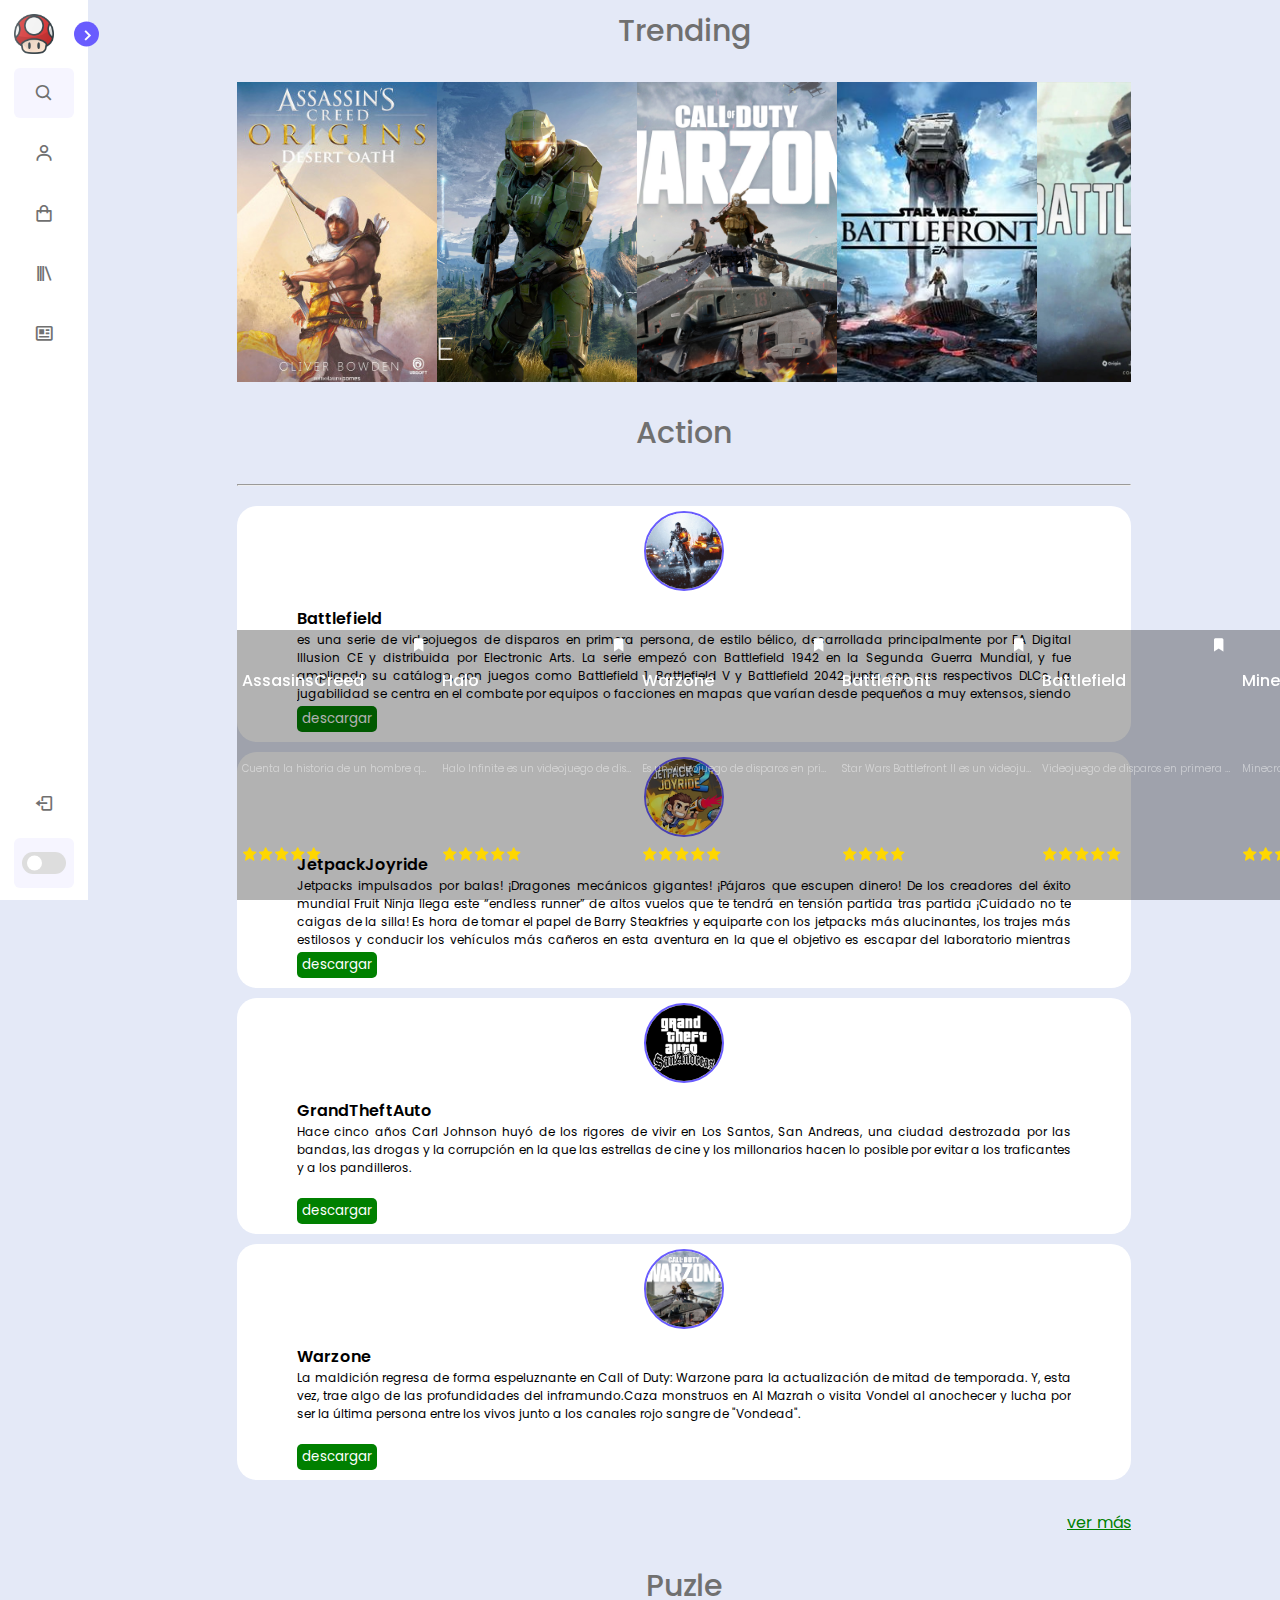
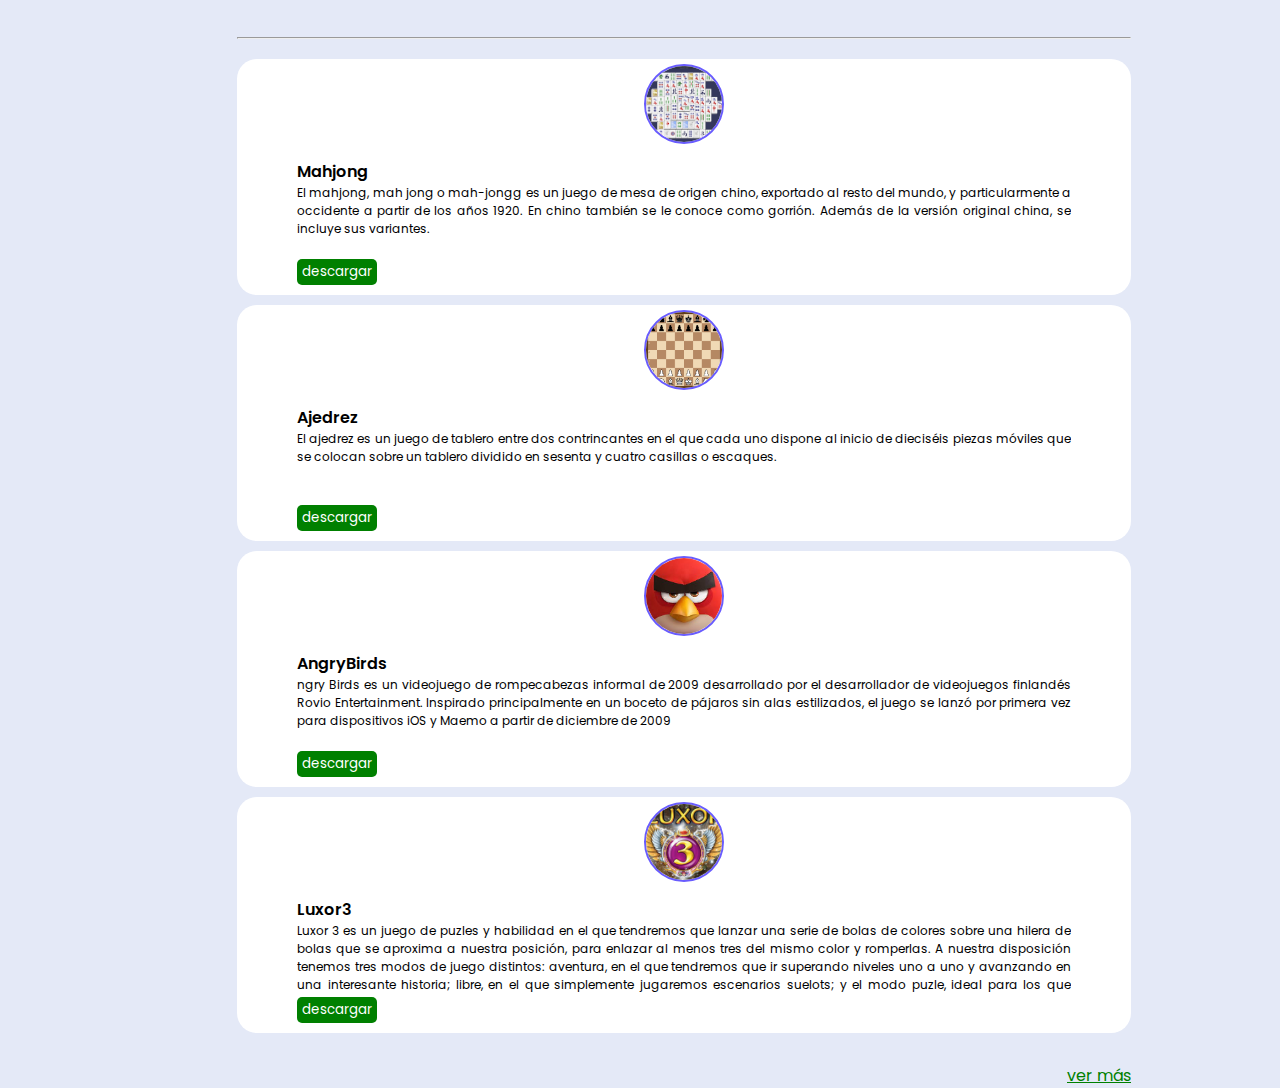
<file: index.html>
<!DOCTYPE html>
<html lang="en">
<head>
    <meta charset="UTF-8">
    <meta name="viewport" content="width=device-width, initial-scale=1.0">
    <title> pagina de juegooosss </title>
    <link rel="stylesheet" href="style.css">
    <link href='https://unpkg.com/boxicons@2.1.4/css/boxicons.min.css' rel='stylesheet'>
</head>
<body> 
    <nav class="sidebar close">
        <header>
            <div class="image-text">
                <span class="image">
                    <img src="assets/seta.png" alt="logo">
                </span>

                <div class="text header-text">
                    <span class="name">Nombredeljuego</span>
                    <span class="profession">player</span>

                </div>
            </div>
            <i class='bx bx-chevron-right toggle'></i>
        </header>
        <div class="menu-bar">
            <div class="menu">
                <li class="search-box">
                    
                    <i class='bx bx-search  icon'></i>
                    <input type="search" placeholder="Buscar">
                    
                </li>
                <ul class="menu-links">
                    <li class="nav-links">
                        <a href="perfil-u.html">
                            <i class='bx bx-user icon'></i>
                            <span class="text nav-text">Perfil</span>
                        </a>
                    </li>
                    <li class="nav-links">
                        <a href="index.html">
                            <i class='bx bx-shopping-bag icon' ></i>
                            <span class="text nav-text">Tienda</span>
                        </a>
                    </li>
                    <li class="nav-links">
                        <a href="biblioteca.html">
                            <i class='bx bx-library icon' ></i>
                            <span class="text nav-text">Biblioteca</span>
                        </a>
                    </li>
                    <li class="nav-links">
                        <a href="index.html">
                            <i class='bx bx-news icon' ></i>
                            <span class="text nav-text">Noticias</span>
                        </a>
                    </li>
                    
                    
                    
                </ul>
            </div>
            <div class="bottom-content">
                <li class="nav-links">
                    <a href="#">
                        <i class='bx bx-log-out icon'></i>
                        <span class="text nav-text">Logout</span>
                    </a>
                </li>
                <li class="mode">
                    <div class="moon-sun">
                        <i class="bx bx-moon icon moon"></i>
                        <i class="bx bx-sun icon sun"></i>
                    </div>
                    <span class="mode-text text">Dark Mode</span>
                    <div class="toggle-switch">
                        <span class="switch"></span>
                    </div>
                </li>
            </div>
        </div>
    </nav>
    <!-- aki empieza lo chido-->
    <section class="home">
        <div class="text">Trending</div>
        <div class="slider">
            <div class="slide-track">
                <div class="slide">
                    <div class="capa-texto">
                       
                        <span class="carousel-text">AssasinsCreed</span>
                        <span class="carousel-text-2">Cuenta la historia de un hombre que se ve envuelto en una antigua batalla ...</span>
                        
                        <div class="estrellas">
                            <i class='bx bxs-star icon'></i>
                            <i class='bx bxs-star icon'></i>
                            <i class='bx bxs-star icon'></i>
                            <i class='bx bxs-star icon'></i>
                            <i class='bx bxs-star icon'></i>
                        </div>
                        <i class='bx bxs-bookmark-star icon-book' ></i>
                        
                        
                    </div>
                    <img src="assets/asasins.jpg" alt="">
                    
                </div>
                <div class="slide"><img src="assets/haloinf.jpeg" alt="">
                    <div class="capa-texto">
                    
                        <span class="carousel-text">Halo</span>
                        <span class="carousel-text-2">Halo Infinite es un videojuego de disparos en primera persona de la fran...</span>
                        
                        <div class="estrellas">
                            <i class='bx bxs-star icon'></i>
                            <i class='bx bxs-star icon'></i>
                            <i class='bx bxs-star icon'></i>
                            <i class='bx bxs-star icon'></i>
                            <i class='bx bxs-star icon'></i>
                        </div>
                        <i class='bx bxs-bookmark-star icon-book' ></i>
                        
                        
                    </div>
                </div>
                <div class="slide"><img src="assets/warzone.jpg" alt="">
                    <div class="capa-texto">
                    
                        <span class="carousel-text">Warzone</span>
                        <span class="carousel-text-2">Es un videojuego de disparos en primera persona, perteneciente al género Ba...</span>
                        
                        <div class="estrellas">
                            <i class='bx bxs-star icon'></i>
                            <i class='bx bxs-star icon'></i>
                            <i class='bx bxs-star icon'></i>
                            <i class='bx bxs-star icon'></i>
                            <i class='bx bxs-star icon'></i>
                        </div>
                        <i class='bx bxs-bookmark-star icon-book' ></i>
                        
                        
                    </div>
                
                </div>
                <div class="slide"><img src="assets/batlefron.jpg" alt="">
                    <div class="capa-texto">
                    
                        <span class="carousel-text">Battlefront</span>
                        <span class="carousel-text-2">Star Wars Battlefront II es un videojuego de disparos en tercera y primera ...</span>
                        
                        <div class="estrellas">
                            <i class='bx bxs-star icon'></i>
                            <i class='bx bxs-star icon'></i>
                            <i class='bx bxs-star icon'></i>
                            <i class='bx bxs-star icon'></i>
                        </div>
                        <i class='bx bxs-bookmark-star icon-book' ></i>
                        
                        
                    </div>
                
                </div>
                <div class="slide"><img src="assets/batlefield6.jpg" alt="">
                    <div class="capa-texto">
                    
                        <span class="carousel-text">Battlefield</span>
                        <span class="carousel-text-2">Videojuego de disparos en primera persona, de estilo bélico, desarrollada p...</span>
                        
                        <div class="estrellas">
                            <i class='bx bxs-star icon'></i>
                            <i class='bx bxs-star icon'></i>
                            <i class='bx bxs-star icon'></i>
                            <i class='bx bxs-star icon'></i>
                            <i class='bx bxs-star icon'></i>
                        </div>
                        <i class='bx bxs-bookmark-star icon-book' ></i>
                        
                        
                    </div>
                
                </div>
                <div class="slide"><img src="assets/minecraft-dunge.jpg" alt="">
                    <div class="capa-texto">
                    
                        <span class="carousel-text">Minecraft</span>
                        <span class="carousel-text-2">Minecraft es un videojuego de construcción de tipo «mundo abierto» o en ...</span>
                        
                        <div class="estrellas">
                            <i class='bx bxs-star icon'></i>
                            <i class='bx bxs-star icon'></i>
                            <i class='bx bxs-star icon'></i>
                            <i class='bx bxs-star icon'></i>
                            <i class='bx bxs-star icon'></i>
                        </div>
                        <i class='bx bxs-bookmark-star icon-book' ></i>
                        
                        
                    </div>
                
                </div>
                <div class="slide">
                    <div class="capa-texto">
                       
                        <span class="carousel-text">AssasinsCreed</span>
                        <span class="carousel-text-2">Cuenta la historia de un hombre que se ve envuelto en una antigua batalla ...</span>
                        
                        <div class="estrellas">
                            <i class='bx bxs-star icon'></i>
                            <i class='bx bxs-star icon'></i>
                            <i class='bx bxs-star icon'></i>
                            <i class='bx bxs-star icon'></i>
                            <i class='bx bxs-star icon'></i>
                        </div>
                        <i class='bx bxs-bookmark-star icon-book' ></i>
                        
                        
                    </div>
                    <img src="assets/asasins.jpg" alt="">
                    
                </div>
                <div class="slide"><img src="assets/haloinf.jpeg" alt="">
                    <div class="capa-texto">
                    
                        <span class="carousel-text">Halo</span>
                        <span class="carousel-text-2">Halo Infinite es un videojuego de disparos en primera persona de la fran...</span>
                        
                        <div class="estrellas">
                            <i class='bx bxs-star icon'></i>
                            <i class='bx bxs-star icon'></i>
                            <i class='bx bxs-star icon'></i>
                            <i class='bx bxs-star icon'></i>
                            <i class='bx bxs-star icon'></i>
                        </div>
                        <i class='bx bxs-bookmark-star icon-book' ></i>
                        
                        
                    </div>
                </div>
                <div class="slide"><img src="assets/warzone.jpg" alt="">
                    <div class="capa-texto">
                    
                        <span class="carousel-text">Warzone</span>
                        <span class="carousel-text-2">Es un videojuego de disparos en primera persona, perteneciente al género Ba...</span>
                        
                        <div class="estrellas">
                            <i class='bx bxs-star icon'></i>
                            <i class='bx bxs-star icon'></i>
                            <i class='bx bxs-star icon'></i>
                            <i class='bx bxs-star icon'></i>
                            <i class='bx bxs-star icon'></i>
                        </div>
                        <i class='bx bxs-bookmark-star icon-book' ></i>
                        
                        
                    </div>
                
                </div>
                <div class="slide"><img src="assets/batlefron.jpg" alt="">
                    <div class="capa-texto">
                    
                        <span class="carousel-text">Battlefront</span>
                        <span class="carousel-text-2">Star Wars Battlefront II es un videojuego de disparos en tercera y primera ...</span>
                        
                        <div class="estrellas">
                            <i class='bx bxs-star icon'></i>
                            <i class='bx bxs-star icon'></i>
                            <i class='bx bxs-star icon'></i>
                            <i class='bx bxs-star icon'></i>
                        </div>
                        <i class='bx bxs-bookmark-star icon-book' ></i>
                        
                        
                    </div>
                
                </div>
                <div class="slide"><img src="assets/batlefield6.jpg" alt="">
                    <div class="capa-texto">
                    
                        <span class="carousel-text">Battlefield</span>
                        <span class="carousel-text-2">Videojuego de disparos en primera persona, de estilo bélico, desarrollada p...</span>
                        
                        <div class="estrellas">
                            <i class='bx bxs-star icon'></i>
                            <i class='bx bxs-star icon'></i>
                            <i class='bx bxs-star icon'></i>
                            <i class='bx bxs-star icon'></i>
                            <i class='bx bxs-star icon'></i>
                        </div>
                        <i class='bx bxs-bookmark-star icon-book' ></i>
                        
                        
                    </div>
                
                </div>
                <div class="slide"><img src="assets/minecraft-dunge.jpg" alt="">
                    <div class="capa-texto">
                    
                        <span class="carousel-text">Minecraft</span>
                        <span class="carousel-text-2">Minecraft es un videojuego de construcción de tipo «mundo abierto» o en ...</span>
                        
                        <div class="estrellas">
                            <i class='bx bxs-star icon'></i>
                            <i class='bx bxs-star icon'></i>
                            <i class='bx bxs-star icon'></i>
                            <i class='bx bxs-star icon'></i>
                            <i class='bx bxs-star icon'></i>
                        </div>
                        <i class='bx bxs-bookmark-star icon-book' ></i>
                        
                        
                    </div>
                
                </div>
                
            </div>
        </div>
        <div class="text">Action</div>
        <hr>
        <div class="action">
            <div class="caja">
                <div class="container-miniatura">
                    <img class="miniatura" src="assets/batlefield4.webp" alt="">
                </div>
                
                <div class="contenido-caja">
                    <div class="title">Battlefield</div>
                    <div class="descripcion">
                        <p>
                            es una serie de videojuegos de disparos en primera persona, de estilo bélico, desarrollada principalmente por EA Digital Illusion CE y distribuida por Electronic Arts. La serie empezó con Battlefield 1942 en la Segunda Guerra Mundial, y fue ampliando su catálogo, con juegos como Battlefield 1, Battlefield V y Battlefield 2042 junto con sus respectivos DLCs. La jugabilidad se centra en el combate por equipos o facciones en mapas que varían desde pequeños a muy extensos, siendo característico de esta franquicia de videojuegos este último tipo de mapas; haciendo especial énfasis en el uso de vehículos militares de tierra, mar y aire y otros tipos de material bélico. Además, un aspecto fundamental dentro del juego es la continua colaboración y trabajo en equipo entre los jugadores.
                        </p>
                    </div>
                    <button class="descarga">descargar</button>
                </div>
            </div>
            <div class="caja">
                <div class="container-miniatura">
                    <img class="miniatura" src="assets/jet.webp" alt="">
                </div>
                
                <div class="contenido-caja">
                    <div class="title">JetpackJoyride</div>
                    <div class="descripcion">
                        <p>
                            Jetpacks impulsados por balas! ¡Dragones mecánicos gigantes! ¡Pájaros que escupen dinero!

De los creadores del éxito mundial Fruit Ninja llega este “endless runner” de altos vuelos que te tendrá en tensión partida tras partida ¡Cuidado no te caigas de la silla!

Es hora de tomar el papel de Barry Steakfries y equiparte con los jetpacks más alucinantes, los trajes más estilosos y conducir los vehículos más cañeros en esta aventura en la que el objetivo es escapar del laboratorio mientras siembras el caos.
                        </p>
                    </div>
                    <button class="descarga">descargar</button>
                </div>
            </div>
            <div class="caja">
                <div class="container-miniatura">
                    <img class="miniatura" src="assets/grand.webp" alt="">
                </div>
                
                <div class="contenido-caja">
                    <div class="title">GrandTheftAuto</div>
                    <div class="descripcion">
                        <p>
                            Hace cinco años Carl Johnson huyó de los rigores de vivir en Los Santos, San Andreas, una ciudad destrozada por las bandas, las drogas y la corrupción en la que las estrellas de cine y los millonarios hacen lo posible por evitar a los traficantes y a los pandilleros. 
                        </p>
                    </div>
                    <button class="descarga">descargar</button>
                </div>
            </div>
            
            <div class="caja">
                <div class="container-miniatura">
                    <img class="miniatura" src="assets/warzone.jpg" alt="">
                </div>
                
                <div class="contenido-caja">
                    <div class="title">Warzone</div>
                    <div class="descripcion">
                        <p>
                            La maldición regresa de forma espeluznante en Call of Duty: Warzone para la actualización de mitad de temporada. Y, esta vez, trae algo de las profundidades del inframundo.Caza monstruos en Al Mazrah o visita Vondel al anochecer y lucha por ser la última persona entre los vivos junto a los canales rojo sangre de "Vondead".
                        </p>
                    </div>
                    <button class="descarga">descargar</button>
                </div>
                
            </div>
            
        </div>
        
        <div class="vermas">
            <a href="#">ver más</a>
        </div>
        <div class="text">Puzle</div>
        <hr>
        <div class="action">
            <div class="caja">
                <div class="container-miniatura">
                    <img class="miniatura" src="assets/majhon.jpg" alt="">
                </div>
                
                <div class="contenido-caja">
                    <div class="title">Mahjong</div>
                    <div class="descripcion">
                        <p>
                            El mahjong, mah jong o mah-jongg es un juego de mesa de origen chino, exportado al resto del mundo, y particularmente a occidente a partir de los años 1920. En chino también se le conoce como gorrión. Además de la versión original china, se incluye sus variantes.
                        </p>
                    </div>
                    <button class="descarga">descargar</button>
                </div>
            </div>
            <div class="caja">
                <div class="container-miniatura">
                    <img class="miniatura" src="assets/aje.png" alt="">
                </div>
                
                <div class="contenido-caja">
                    <div class="title">Ajedrez</div>
                    <div class="descripcion">
                        <p>
                            El ajedrez es un juego de tablero entre dos contrincantes en el que cada uno dispone al inicio de dieciséis piezas móviles que se colocan sobre un tablero​ dividido en sesenta y cuatro casillas o escaques.
                        </p>
                    </div>
                    <button class="descarga">descargar</button>
                </div>
            </div>
            <div class="caja">
                <div class="container-miniatura">
                    <img class="miniatura" src="assets/angry.jpg" alt="">
                </div>
                
                <div class="contenido-caja">
                    <div class="title">AngryBirds</div>
                    <div class="descripcion">
                        <p>
                            ngry Birds es un videojuego de rompecabezas informal de 2009 desarrollado por el desarrollador de videojuegos finlandés Rovio Entertainment. Inspirado principalmente en un boceto de pájaros sin alas estilizados, el juego se lanzó por primera vez para dispositivos iOS y Maemo a partir de diciembre de 2009
                        </p>
                    </div>
                    <button class="descarga">descargar</button>
                </div>
            </div>
            
            <div class="caja">
                <div class="container-miniatura">
                    <img class="miniatura" src="assets/lux.jpg" alt="">
                </div>
                
                <div class="contenido-caja">
                    <div class="title">Luxor3</div>
                    <div class="descripcion">
                        <p>
                            Luxor 3 es un juego de puzles y habilidad en el que tendremos que lanzar una serie de bolas de colores sobre una hilera de bolas que se aproxima a nuestra posición, para enlazar al menos tres del mismo color y romperlas.

A nuestra disposición tenemos tres modos de juego distintos: aventura, en el que tendremos que ir superando niveles uno a uno y avanzando en una interesante historia; libre, en el que simplemente jugaremos escenarios suelots; y el modo puzle, ideal para los que buscan otro reto.

La jugabilidad de Luxor 3, bastante adictiva por cierto, es lo suficientemente simple como para engancharnos durante horas y horas, y lo suficientemente compleja como para que en niveles avanzados suponga un verdadero reto.
</p>
                    </div>
                    <button class="descarga">descargar</button>
                </div>
            </div>
        </div>
        <div class="vermas">
            <a href="#">ver más</a>
        </div>
        
        

    </section>

    <script src="app.js"></script>
    
</body>
</html>
</file>
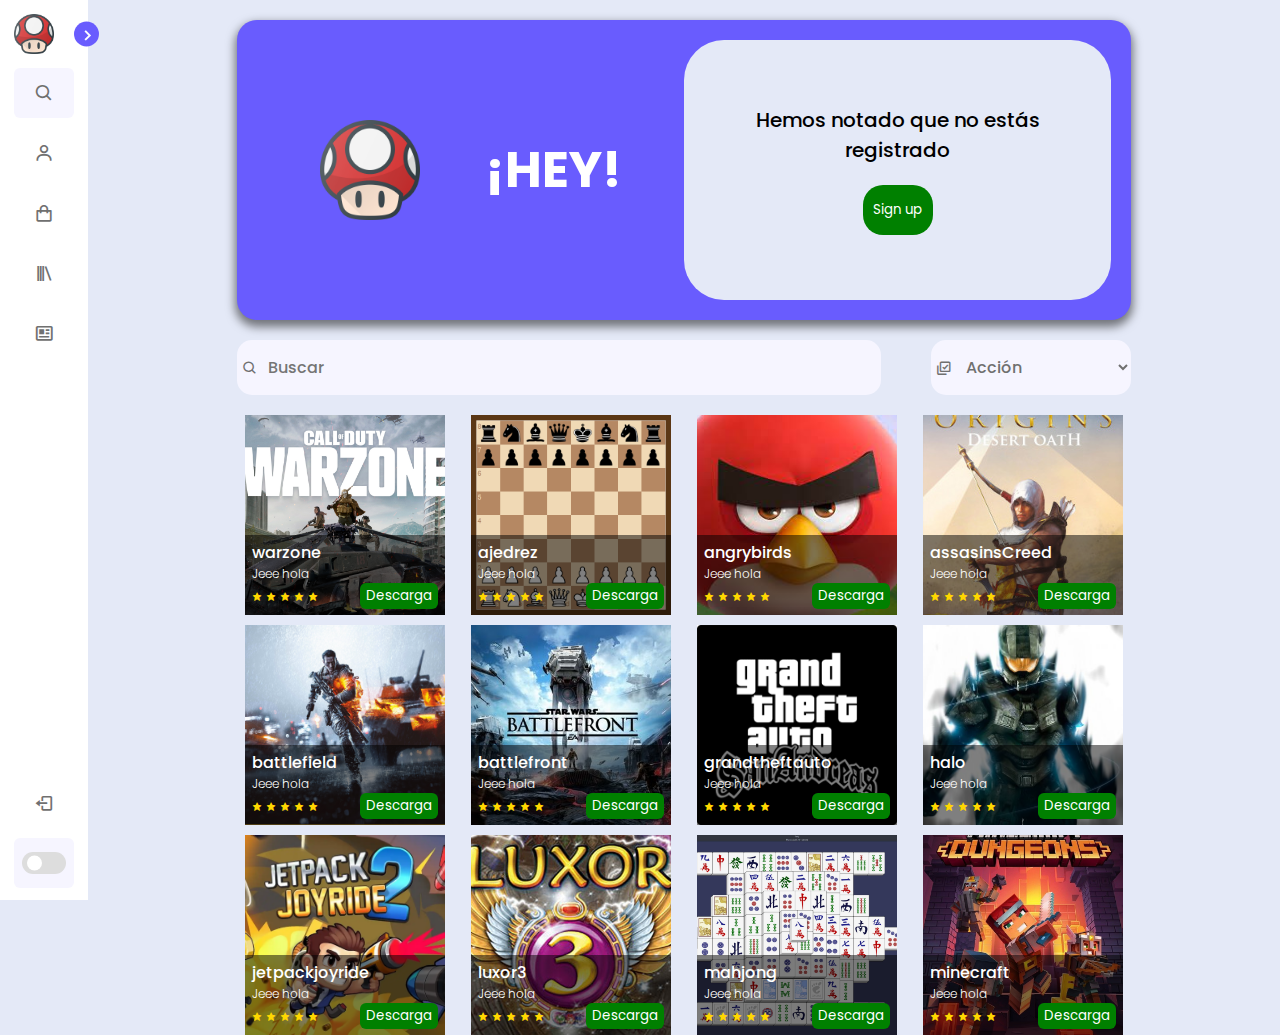
<file: biblioteca.html>
<!DOCTYPE html>
<html lang="en">
<head>
    <meta charset="UTF-8">
    <meta name="viewport" content="width=device-width, initial-scale=1.0">
    <title> pagina de juegooosss </title>
    <link rel="stylesheet" href="biblioteca/bibli.css">
    <link href='https://unpkg.com/boxicons@2.1.4/css/boxicons.min.css' rel='stylesheet'>
</head>
<body> 
    <nav class="sidebar close">
        <header>
            <div class="image-text">
                <span class="image">
                    <img src="assets/seta.png" alt="logo">
                </span>

                <div class="text header-text">
                    <span class="name">Nombredeljuego</span>
                    <span class="profession">player</span>

                </div>
            </div>
            <i class='bx bx-chevron-right toggle'></i>
        </header>
        <div class="menu-bar">
            <div class="menu">
                <li class="search-box">
                    
                    <i class='bx bx-search  icon'></i>
                    <input type="search" placeholder="Buscar">
                    
                </li>
                <ul class="menu-links">
                    <li class="nav-links">
                        <a href="perfil-u.html">
                            <i class='bx bx-user icon'></i>
                            <span class="text nav-text">Perfil</span>
                        </a>
                    </li>
                    <li class="nav-links">
                        <a href="index.html">
                            <i class='bx bx-shopping-bag icon' ></i>
                            <span class="text nav-text">Tienda</span>
                        </a>
                    </li>
                    <li class="nav-links">
                        <a href="biblioteca.html">
                            <i class='bx bx-library icon' ></i>
                            <span class="text nav-text">Biblioteca</span>
                        </a>
                    </li>
                    <li class="nav-links">
                        <a href="index.html">
                            <i class='bx bx-news icon' ></i>
                            <span class="text nav-text">Noticias</span>
                        </a>
                    </li>
                    
                    
                    
                    
                </ul>
            </div>
            <div class="bottom-content">
                <li class="nav-links">
                    <a href="#">
                        <i class='bx bx-log-out icon'></i>
                        <span class="text nav-text">Logout</span>
                    </a>
                </li>
                <li class="mode">
                    <div class="moon-sun">
                        <i class="bx bx-moon icon moon"></i>
                        <i class="bx bx-sun icon sun"></i>
                    </div>
                    <span class="mode-text text">Dark Mode</span>
                    <div class="toggle-switch">
                        <span class="switch"></span>
                    </div>
                </li>
            </div>
        </div>
    </nav>
    <!-- aki empieza lo chido-->
    <section class="home">
        <div class="action">
            <div class="container-registro">
                
                <div class="mid1">
                    <img src="assets/seta.png" alt="">
                    <span class="texto-alerta">¡HEY!</span>
                </div>
                <div class="mid2">
                    <span class="texto-al-secundario">Hemos notado que no estás registrado</span>
                    <button class="registrarBtn">Sign up</button>
                </div>

            </div>
        </div>
        <div class="filtros">
            <div class="bloque">
                <i class='bx bx-search  icon'></i>
                <input type="search" placeholder="Buscar">
            </div>
            <div class="bloque bl2">
                <i class='bx bx-select-multiple'></i>
                <select  id="select-type">
                    <option value="acción">Acción</option>
                    <option value="Puzle">Puzle</option>
                    <option value="Estrategia">Estrategia</option>
                </select>
            </div>
        </div>
        <div class="spawn-bib">
            <div class="caja">
                <div class="cuadro">
                    <img src="assets/angry.jpg" >
                    <div class="cuadro-texto">
                        <span class="texto-nombre">Angry Birds</span>
                        <span class="texto-descrip">Jeee hola</span>
                        <div class="pie">
                            <div class="estrellas">
                                <i class='bx bxs-star'></i>
                                <i class='bx bxs-star'></i>
                                <i class='bx bxs-star'></i>
                                <i class='bx bxs-star'></i>
                                <i class='bx bxs-star'></i>
                            </div>
                            <button class="descarga">Descarga</button>
                        </div>
                    </div>
                </div>
                
            </div>
            <div class="caja">
                <div class="cuadro">
                    <img src="assets/asasins.jpg" >
                    <div class="cuadro-texto">
                        <span class="texto-nombre">Angry Birds</span>
                        <span class="texto-descrip">Jeee hola</span>
                        <div class="pie">
                            <div class="estrellas">
                                <i class='bx bxs-star'></i>
                                <i class='bx bxs-star'></i>
                                <i class='bx bxs-star'></i>
                                <i class='bx bxs-star'></i>
                                <i class='bx bxs-star'></i>
                            </div>
                            <button class="descarga">Descarga</button>
                        </div>
                    </div>
                </div>
            </div>
            <div class="caja">
                <div class="cuadro">
                    <img src="assets/asasins.jpg" >
                    <div class="cuadro-texto">
                        <span class="texto-nombre">Angry Birds</span>
                        <span class="texto-descrip">Jeee hola</span>
                        <div class="pie">
                            <div class="estrellas">
                                <i class='bx bxs-star'></i>
                                <i class='bx bxs-star'></i>
                                <i class='bx bxs-star'></i>
                                <i class='bx bxs-star'></i>
                                <i class='bx bxs-star'></i>
                            </div>
                            <button class="descarga">Descarga</button>
                        </div>
                    </div>
                </div>
            </div>
            <div class="caja">
                <div class="cuadro">
                    <img src="assets/asasins.jpg" >
                    <div class="cuadro-texto">
                        <span class="texto-nombre">Angry Birds</span>
                        <span class="texto-descrip">Jeee hola</span>
                        <div class="pie">
                            <div class="estrellas">
                                <i class='bx bxs-star'></i>
                                <i class='bx bxs-star'></i>
                                <i class='bx bxs-star'></i>
                                <i class='bx bxs-star'></i>
                                <i class='bx bxs-star'></i>
                            </div>
                            <button class="descarga">Descarga</button>
                        </div>
                    </div>
                </div>
            </div>
            <div class="caja">
                <div class="cuadro">
                    <img src="assets/asasins.jpg" >
                    <div class="cuadro-texto">
                        <span class="texto-nombre">Angry Birds</span>
                        <span class="texto-descrip">Jeee hola</span>
                        <div class="pie">
                            <div class="estrellas">
                                <i class='bx bxs-star'></i>
                                <i class='bx bxs-star'></i>
                                <i class='bx bxs-star'></i>
                                <i class='bx bxs-star'></i>
                                <i class='bx bxs-star'></i>
                            </div>
                            <button class="descarga">Descarga</button>
                        </div>
                    </div>
                </div>
            </div>
            <div class="caja">
                <div class="cuadro">
                    <img src="assets/asasins.jpg" >
                    <div class="cuadro-texto">
                        <span class="texto-nombre">Angry Birds</span>
                        <span class="texto-descrip">Jeee hola</span>
                        <div class="pie">
                            <div class="estrellas">
                                <i class='bx bxs-star'></i>
                                <i class='bx bxs-star'></i>
                                <i class='bx bxs-star'></i>
                                <i class='bx bxs-star'></i>
                                <i class='bx bxs-star'></i>
                            </div>
                            <button class="descarga">Descarga</button>
                        </div>
                    </div>
                </div>
            </div>
            <div class="caja">
                <div class="cuadro">
                    <img src="assets/asasins.jpg" >
                    <div class="cuadro-texto">
                        <span class="texto-nombre">Angry Birds</span>
                        <span class="texto-descrip">Jeee hola</span>
                        <div class="pie">
                            <div class="estrellas">
                                <i class='bx bxs-star'></i>
                                <i class='bx bxs-star'></i>
                                <i class='bx bxs-star'></i>
                                <i class='bx bxs-star'></i>
                                <i class='bx bxs-star'></i>
                            </div>
                            <button class="descarga">Descarga</button>
                        </div>
                    </div>
                </div>
            </div>
            <div class="caja">
                <div class="cuadro">
                    <img src="assets/asasins.jpg" >
                    <div class="cuadro-texto">
                        <span class="texto-nombre">Angry Birds</span>
                        <span class="texto-descrip">Jeee hola</span>
                        <div class="pie">
                            <div class="estrellas">
                                <i class='bx bxs-star'></i>
                                <i class='bx bxs-star'></i>
                                <i class='bx bxs-star'></i>
                                <i class='bx bxs-star'></i>
                                <i class='bx bxs-star'></i>
                            </div>
                            <button class="descarga">Descarga</button>
                        </div>
                    </div>
                </div>
            </div>
            <div class="caja">
                <div class="cuadro">
                    <img src="assets/asasins.jpg" >
                    <div class="cuadro-texto">
                        <span class="texto-nombre">Angry Birds</span>
                        <span class="texto-descrip">Jeee hola</span>
                        <div class="pie">
                            <div class="estrellas">
                                <i class='bx bxs-star'></i>
                                <i class='bx bxs-star'></i>
                                <i class='bx bxs-star'></i>
                                <i class='bx bxs-star'></i>
                                <i class='bx bxs-star'></i>
                            </div>
                            <button class="descarga">Descarga</button>
                        </div>
                    </div>
                </div>
            </div>
        </div>
    </section>

    <script src="biblioteca/bibliapp.js"></script>
    
</body>
</html>
</file>
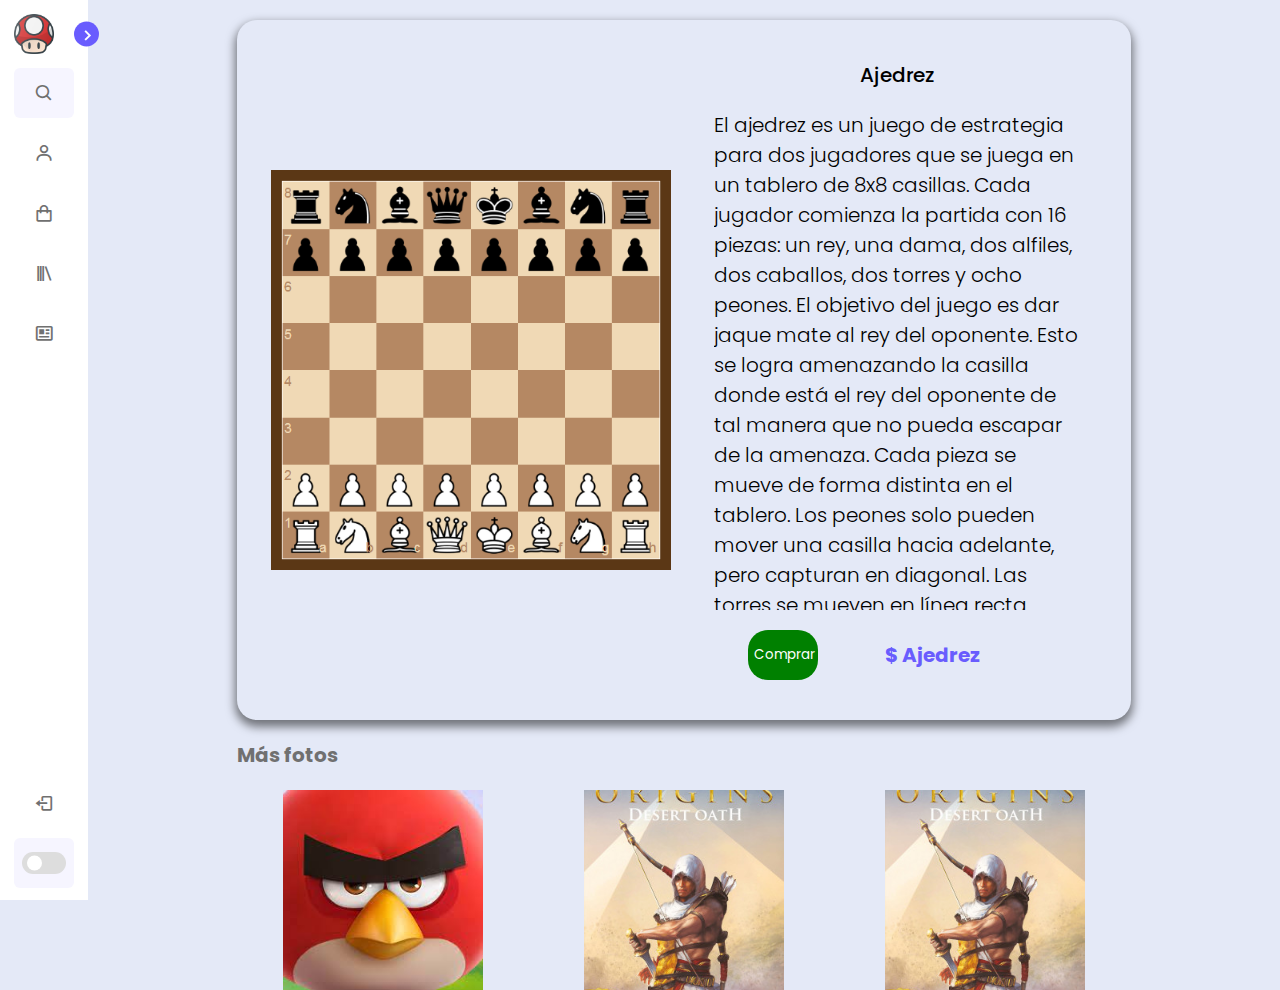
<file: perfil-p.html>
<!DOCTYPE html>
<html lang="en">
<head>
    <meta charset="UTF-8">
    <meta name="viewport" content="width=device-width, initial-scale=1.0">
    <title> pagina de juegooosss </title>
    <link rel="stylesheet" href="perfil-producto/perfil-p.css">
    <link href='https://unpkg.com/boxicons@2.1.4/css/boxicons.min.css' rel='stylesheet'>
</head>
<body> 
    <nav class="sidebar close">
        <header>
            <div class="image-text">
                <span class="image">
                    <img src="assets/seta.png" alt="logo">
                </span>

                <div class="text header-text">
                    <span class="name">Nombredeljuego</span>
                    <span class="profession">player</span>

                </div>
            </div>
            <i class='bx bx-chevron-right toggle'></i>
        </header>
        <div class="menu-bar">
            <div class="menu">
                <li class="search-box">
                    
                    <i class='bx bx-search  icon'></i>
                    <input type="search" placeholder="Buscar">
                    
                </li>
                <ul class="menu-links">
                    <li class="nav-links">
                        <a href="perfil-u.html">
                            <i class='bx bx-user icon'></i>
                            <span class="text nav-text">Perfil</span>
                        </a>
                    </li>
                    <li class="nav-links">
                        <a href="index.html">
                            <i class='bx bx-shopping-bag icon' ></i>
                            <span class="text nav-text">Tienda</span>
                        </a>
                    </li>
                    <li class="nav-links">
                        <a href="biblioteca.html">
                            <i class='bx bx-library icon' ></i>
                            <span class="text nav-text">Biblioteca</span>
                        </a>
                    </li>
                    <li class="nav-links">
                        <a href="index.html">
                            <i class='bx bx-news icon' ></i>
                            <span class="text nav-text">Noticias</span>
                        </a>
                    </li>
                    
                    
                    
                    
                </ul>
            </div>
            <div class="bottom-content">
                <li class="nav-links">
                    <a href="#">
                        <i class='bx bx-log-out icon'></i>
                        <span class="text nav-text">Logout</span>
                    </a>
                </li>
                <li class="mode">
                    <div class="moon-sun">
                        <i class="bx bx-moon icon moon"></i>
                        <i class="bx bx-sun icon sun"></i>
                    </div>
                    <span class="mode-text text">Dark Mode</span>
                    <div class="toggle-switch">
                        <span class="switch"></span>
                    </div>
                </li>
            </div>
        </div>
    </nav>
    <div class="popup" id="popup">
        <div class="btnlog">
            <button onclick="MostrarSignIn()">Sign in</button>
            <button onclick="MostrarSignUp()">Sign up</button>
        </div>
        <div class="opciones">
            
            <div class="input-icon">
                <i class='bx bx-user'></i>
                <input type="text" class="InputName">
            </div>
            <div class="input-icon">
                <i class='bx bx-envelope' ></i>
                <input type="email" class="InputEmail">
            </div>
            <div class="input-icon">
                <i class='bx bx-lock-alt' ></i>
                <input type="password" class="InputPass">
            </div>

            <span class="log-title" onclick="Sign(this)">Sign Up</span>
            
        </div>
        
    </div>
    <div class="overlay" onclick="closepopup()"></div>
    <!-- aki empieza lo chido-->
    <section class="home">
        <div class="action">
            <div class="container-registro">
                
                <div class="mid1">
                    <img src="assets/aje.png" alt="">
                </div>
                <div class="mid2">
                    <span class="texto-al-secundario">Ajedrez</span>
                    <div class="contenedor-descripcion">
                        <span class="texto-descipcion-juego">

                            El ajedrez es un juego de estrategia para dos jugadores que se juega en un tablero de 8x8 casillas. Cada jugador comienza la partida con 16 piezas: un rey, una dama, dos alfiles, dos caballos, dos torres y ocho peones. El objetivo del juego es dar jaque mate al rey del oponente. Esto se logra amenazando la casilla donde está el rey del oponente de tal manera que no pueda escapar de la amenaza.
                            
                            Cada pieza se mueve de forma distinta en el tablero. Los peones solo pueden mover una casilla hacia adelante, pero capturan en diagonal. Las torres se mueven en línea recta horizontal y verticalmente. Los alfiles se mueven en diagonales. La dama se mueve en cualquier dirección horizontal, vertical y diagonal. Los caballos se mueven en una "L". El rey puede mover una casilla en cualquier dirección.
                            
                            Los jugadores se turnan moviendo una pieza por turno. Las piezas se capturan removiéndolas del tablero cuando un oponente mueve una pieza a una casilla ocupada por una pieza del otro. El juego termina cuando se da jaque mate, cuando un jugador se rinde o cuando se declara tablas.
                            
                            El ajedrez es un juego muy estratégico y competitivo que requiere concentración, creatividad y habilidad analítica. Ha sido popular por siglos en muchas culturas del mundo.
                        </span>
                    </div>
                    <div class="contenedor-btn">
                        <button class="registrarBtn">Comprar</button>
                        <p class="contenedor-precio">$ <span class="precio">Ajedrez</span></p>
                        <div class="estrellas">
                            
                        </div>
                    </div>
                    
                </div>

            </div>
        </div>
        <div class="text-titulo">Más fotos</div>
        
        <div class="spawn-bib">
            <div class="caja">
                <div class="cuadro" id="img1">
                    <img src="assets/angry.jpg" >
                </div>
                
            </div>
            <div class="caja">
                <div class="cuadro" id="img2">
                    <img src="assets/asasins.jpg" >
                </div>
            </div>
            <div class="caja" id="img3">
                <div class="cuadro">
                    <img src="assets/asasins.jpg" >
                </div>
            </div>
            
        </div>
        

    </section>

    <script src="perfil-producto/perfil-p.js"></script>
    
</body>
</html>
</file>
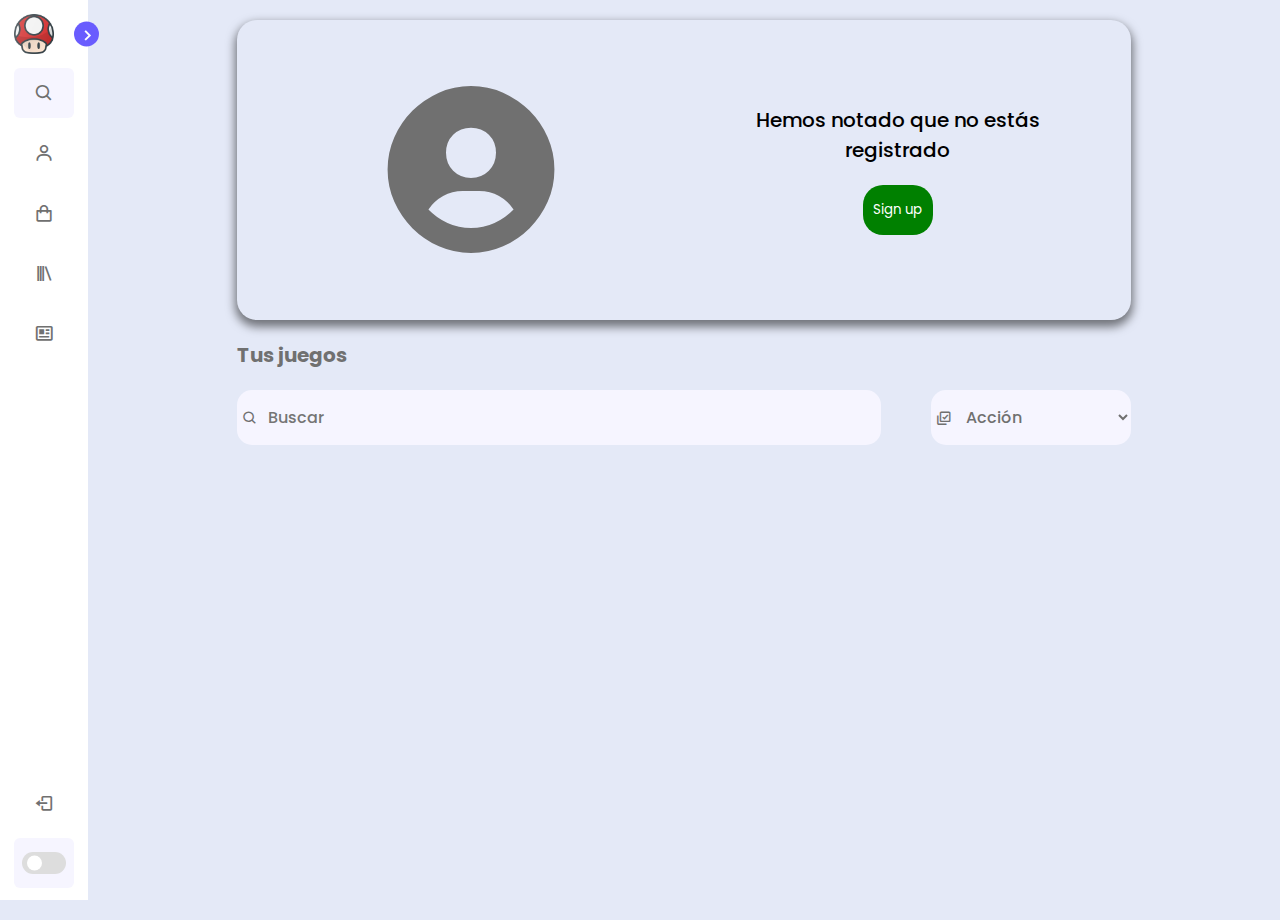
<file: perfil-u.html>
<!DOCTYPE html>
<html lang="en">
<head>
    <meta charset="UTF-8">
    <meta name="viewport" content="width=device-width, initial-scale=1.0">
    <title> pagina de juegooosss </title>
    <link rel="stylesheet" href="perfil-user/perfil-u.css">
    <link href='https://unpkg.com/boxicons@2.1.4/css/boxicons.min.css' rel='stylesheet'>
</head>
<body> 
    <nav class="sidebar close">
        <header>
            <div class="image-text">
                <span class="image">
                    <img src="assets/seta.png" alt="logo">
                </span>

                <div class="text header-text">
                    <span class="name">Nombredeljuego</span>
                    <span class="profession">player</span>

                </div>
            </div>
            <i class='bx bx-chevron-right toggle'></i>
        </header>
        <div class="menu-bar">
            <div class="menu">
                <li class="search-box">
                    
                    <i class='bx bx-search  icon'></i>
                    <input type="search" placeholder="Buscar">
                    
                </li>
                <ul class="menu-links">
                    <li class="nav-links">
                        <a href="perfil-u.html">
                            <i class='bx bx-user icon'></i>
                            <span class="text nav-text">Perfil</span>
                        </a>
                    </li>
                    <li class="nav-links">
                        <a href="index.html">
                            <i class='bx bx-shopping-bag icon' ></i>
                            <span class="text nav-text">Tienda</span>
                        </a>
                    </li>
                    <li class="nav-links">
                        <a href="biblioteca.html">
                            <i class='bx bx-library icon' ></i>
                            <span class="text nav-text">Biblioteca</span>
                        </a>
                    </li>
                    <li class="nav-links">
                        <a href="index.html">
                            <i class='bx bx-news icon' ></i>
                            <span class="text nav-text">Noticias</span>
                        </a>
                    </li>
                    
                    
                    
                    
                </ul>
            </div>
            <div class="bottom-content">
                <li class="nav-links">
                    <a href="#">
                        <i class='bx bx-log-out icon'></i>
                        <span class="text nav-text">Logout</span>
                    </a>
                </li>
                <li class="mode">
                    <div class="moon-sun">
                        <i class="bx bx-moon icon moon"></i>
                        <i class="bx bx-sun icon sun"></i>
                    </div>
                    <span class="mode-text text">Dark Mode</span>
                    <div class="toggle-switch">
                        <span class="switch"></span>
                    </div>
                </li>
            </div>
        </div>
    </nav>
    <!-- aki empieza lo chido-->
    <section class="home">
        <div class="action">
            <div class="container-registro">
                
                <div class="mid1">
                    <i class='bx bxs-user-circle'></i>
                </div>
                <div class="mid2">
                    <span class="texto-al-secundario">Hemos notado que no estás registrado</span>
                    <button class="registrarBtn">Sign up</button>
                </div>

            </div>
        </div>
        <div class="text-titulo">Tus juegos</div>
        <div class="filtros">
            <div class="bloque">
                <i class='bx bx-search  icon'></i>
                <input type="search" placeholder="Buscar">
            </div>
            <div class="bloque bl2">
                <i class='bx bx-select-multiple'></i>
                <select  id="select-type">
                    <option value="acción">Acción</option>
                    <option value="Puzle">Puzle</option>
                    <option value="Estrategia">Estrategia</option>
                </select>
            </div>
        </div>
        <div class="spawn-bib">
            <div class="caja">
                <div class="cuadro">
                    <img src="assets/angry.jpg" >
                    <div class="cuadro-texto">
                        <span class="texto-nombre">Angry Birds</span>
                        <span class="texto-descrip">Jeee hola</span>
                        <div class="pie">
                            <div class="estrellas">
                                <i class='bx bxs-star'></i>
                                <i class='bx bxs-star'></i>
                                <i class='bx bxs-star'></i>
                                <i class='bx bxs-star'></i>
                                <i class='bx bxs-star'></i>
                            </div>
                            <button class="descarga">Run</button>
                        </div>
                    </div>
                </div>
                
            </div>
            <div class="caja">
                <div class="cuadro">
                    <img src="assets/asasins.jpg" >
                    <div class="cuadro-texto">
                        <span class="texto-nombre">Angry Birds</span>
                        <span class="texto-descrip">Jeee hola</span>
                        <div class="pie">
                            <div class="estrellas">
                                <i class='bx bxs-star'></i>
                                <i class='bx bxs-star'></i>
                                <i class='bx bxs-star'></i>
                                <i class='bx bxs-star'></i>
                                <i class='bx bxs-star'></i>
                            </div>
                            <button class="descarga">Run</button>
                        </div>
                    </div>
                </div>
            </div>
            <div class="caja">
                <div class="cuadro">
                    <img src="assets/asasins.jpg" >
                    <div class="cuadro-texto">
                        <span class="texto-nombre">Angry Birds</span>
                        <span class="texto-descrip">Jeee hola</span>
                        <div class="pie">
                            <div class="estrellas">
                                <i class='bx bxs-star'></i>
                                <i class='bx bxs-star'></i>
                                <i class='bx bxs-star'></i>
                                <i class='bx bxs-star'></i>
                                <i class='bx bxs-star'></i>
                            </div>
                            <button class="descarga">Run</button>
                        </div>
                    </div>
                </div>
            </div>
            <div class="caja">
                <div class="cuadro">
                    <img src="assets/asasins.jpg" >
                    <div class="cuadro-texto">
                        <span class="texto-nombre">Angry Birds</span>
                        <span class="texto-descrip">Jeee hola</span>
                        <div class="pie">
                            <div class="estrellas">
                                <i class='bx bxs-star'></i>
                                <i class='bx bxs-star'></i>
                                <i class='bx bxs-star'></i>
                                <i class='bx bxs-star'></i>
                                <i class='bx bxs-star'></i>
                            </div>
                            <button class="descarga">Run</button>
                        </div>
                    </div>
                </div>
            </div>
            <div class="caja">
                <div class="cuadro">
                    <img src="assets/asasins.jpg" >
                    <div class="cuadro-texto">
                        <span class="texto-nombre">Angry Birds</span>
                        <span class="texto-descrip">Jeee hola</span>
                        <div class="pie">
                            <div class="estrellas">
                                <i class='bx bxs-star'></i>
                                <i class='bx bxs-star'></i>
                                <i class='bx bxs-star'></i>
                                <i class='bx bxs-star'></i>
                                <i class='bx bxs-star'></i>
                            </div>
                            <button class="descarga">Run</button>
                        </div>
                    </div>
                </div>
            </div>
            <div class="caja">
                <div class="cuadro">
                    <img src="assets/asasins.jpg" >
                    <div class="cuadro-texto">
                        <span class="texto-nombre">Angry Birds</span>
                        <span class="texto-descrip">Jeee hola</span>
                        <div class="pie">
                            <div class="estrellas">
                                <i class='bx bxs-star'></i>
                                <i class='bx bxs-star'></i>
                                <i class='bx bxs-star'></i>
                                <i class='bx bxs-star'></i>
                                <i class='bx bxs-star'></i>
                            </div>
                            <button class="descarga">Run</button>
                        </div>
                    </div>
                </div>
            </div>
            <div class="caja">
                <div class="cuadro">
                    <img src="assets/asasins.jpg" >
                    <div class="cuadro-texto">
                        <span class="texto-nombre">Angry Birds</span>
                        <span class="texto-descrip">Jeee hola</span>
                        <div class="pie">
                            <div class="estrellas">
                                <i class='bx bxs-star'></i>
                                <i class='bx bxs-star'></i>
                                <i class='bx bxs-star'></i>
                                <i class='bx bxs-star'></i>
                                <i class='bx bxs-star'></i>
                            </div>
                            <button class="descarga">Run</button>
                        </div>
                    </div>
                </div>
            </div>
            <div class="caja">
                <div class="cuadro">
                    <img src="assets/asasins.jpg" >
                    <div class="cuadro-texto">
                        <span class="texto-nombre">Angry Birds</span>
                        <span class="texto-descrip">Jeee hola</span>
                        <div class="pie">
                            <div class="estrellas">
                                <i class='bx bxs-star'></i>
                                <i class='bx bxs-star'></i>
                                <i class='bx bxs-star'></i>
                                <i class='bx bxs-star'></i>
                                <i class='bx bxs-star'></i>
                            </div>
                            <button class="descarga">run</button>
                        </div>
                    </div>
                </div>
            </div>
            <div class="caja">
                <div class="cuadro">
                    <img src="assets/asasins.jpg" >
                    <div class="cuadro-texto">
                        <span class="texto-nombre">Angry Birds</span>
                        <span class="texto-descrip">Jeee hola</span>
                        <div class="pie">
                            <div class="estrellas">
                                <i class='bx bxs-star'></i>
                                <i class='bx bxs-star'></i>
                                <i class='bx bxs-star'></i>
                                <i class='bx bxs-star'></i>
                                <i class='bx bxs-star'></i>
                            </div>
                            <button class="descarga">Run</button>
                        </div>
                    </div>
                </div>
            </div>
        </div>
        

    </section>

    <script src="perfil-user/perfil-u.js"></script>
    
</body>
</html>
</file>
<file: style.css>
@import url('https://fonts.googleapis.com/css2?family=Montserrat:wght@800&family=Poppins:wght@100;300;400;500;600;700;800&display=swap');

*{
    font-family: 'Poppins',sans-serif;
    margin: 0;
    padding: 0;
    box-sizing: border-box;
}

:root{
    --body-color: #E4E9F7;
    --sidebar-color: #FFF;
    --primary-color: #695CFE;
    --primary-color-light: #F6F5FF;
    --secondary-color:#695CFE;
    
    --toggle-color: #DDD;
    --text-color: #707070;
    --tran-02: all 0.2s ease;
    --tran-03: all 0.3s ease;
    --tran-04: all 0.4s ease;
    --tran-05: all 0.5s ease; 
}

body{
    height: 100vh;
    background:var(--body-color) ;
    transition: var(--tran-04);
}
body.dark{
    --body-color: #18191A;
    --sidebar-color: #242526;
    --secondary-color: #695cfebd;
    --primary-color: #3A3B3C;
    --primary-color-light: #3A3B3C;
    --toggle-color: #FFF;
    --text-color: #CCC;
}
/* ====== Sidebar =====*/
.sidebar{
    position: fixed;
    top: 0;
    left: 0;
    height: 100%;
    width: 250px;
    padding: 10px 14px;
    background: var(--sidebar-color);
    transition: var(--tran-05);
    z-index: 1;
}
.sidebar.close{
    width: 88px;
    
}
/* ====== Reusable css =====*/
.sidebar .text{
    font-size: 16px;
    font-weight: 500;
    color: var(--text-color);
    transition: var(--tran-04);
    white-space: nowrap;
    opacity: 1;
}
.sidebar.close .text{
    opacity: 0;
}
.sidebar .image{
    min-width: 60px;
    display: flex;
    align-items: center;
}
.sidebar li{

    height: 50px;
    margin-top: 10px;
    list-style: none;
    display: flex;
    align-items: center;
}
.sidebar li .icon{
    display: flex;
    align-items: center;
    justify-content: center;
    min-width: 60px;
    font-size: 20px;
}

.sidebar li .icon,
.sidebar li .text{
    color: var(--text-color);
    transition: var(--tran-02);
}

.sidebar header{
    position: relative;
}
.sidebar .image-text img{
    width: 40px;
    border-radius: 6px;
}

.sidebar header .image-text{
    display: flex;
    align-items: center;
}
header .image-text .header-text{
    display: flex;
    flex-direction: column;

}
.header-text .name{
    font-weight: 600;
}
.header-text .profession{
    margin-top: -2px;
}

.sidebar header .toggle{
    position: absolute;
    top: 50%;
    right: -25px;
    transform: translateY(-50%) rotate(180deg);
    height: 25px;
    width: 25px;
    background: var(--primary-color);
    color: var(--sidebar-color);
    display: flex;
    justify-content: center;
    align-items: center;
    border-radius: 50%;
    font-size: 22px;
    transition: var(--tran-03);
}
.sidebar.close header .toggle{
    transform: translateY(-50%);
}
body.dark .sidebar header .toggle{
    
    color: var(--text-color);
}

.sidebar .search-box{
    background: var(--primary-color-light);
    border-radius: 6px;
}
.search-box input{
    height: 100%;
    width: 100%;
    outline: none;
    border: none;
    background: var(--primary-color-light);
    
}
.sidebar li a{
    height: 100%;
    display: flex;
    align-items: center;
    text-decoration: none;
    border-radius: 6px;
    transition: var(--tran-04);
    width: 100%;
}
.sidebar li a:hover{
    background: var(--primary-color);
}

.sidebar li a:hover .icon,
.sidebar li a:hover .text{
    color: var(--sidebar-color);
}
body.dark .sidebar li a:hover .icon,
body.dark .sidebar li a:hover .text{
    color: var(--text-color);
}


.sidebar .menu-bar{
    
    height: calc(100% - 50px)  ;
    display: flex;
    flex-direction: column;
    justify-content: space-between;
}

.menu-bar .mode{
    position: relative;
    background: var(--primary-color-light);
    border-radius: 6px;
}
.menu-bar .mode .moon-sun{
    height: 50px;
    width: 60px;
    display: flex;
    align-items: center;
}
.menu-bar .mode i{
    position: absolute;
    transition: var(--tran-03);
}

.menu-bar .mode i.sun{
    opacity: 0;
}
body.dark .menu-bar .mode i.sun{
    opacity: 1;
}
body.dark .menu-bar .mode i.moon{
    opacity: 0;
}
.menu-bar .mode .toggle-switch{
    position: absolute;
    right: 0;
    display: flex;
    height: 100%;
    min-width: 60px;
    
    align-items: center;
    justify-content: center;
    cursor: pointer;
}
.toggle-switch .switch{
    position: relative;

    border-radius: 25px;
    height: 22px;
    width: 44px;
    background: var(--toggle-color);
}
.switch::before{
    content: '';
    position: absolute;
    height: 15px;
    width: 15px;
    border-radius: 50%;
    top: 50%;
    left: 5px;
    transform: translateY(-50%);
    background: var(--sidebar-color);
    transition: var(--tran-03);
    
}
body.dark .switch::before{
    left: 24px;
    
}

.home{
    position: relative;
    height: 100vh;
    left: 250px;
    width: calc(100% - 250px);
    background: var(--body-color);
    transition: var(--tran-05);
    
    

}

.home .text{
    font-size: 30px;
    font-weight: 500;
    color: var(--text-color);
    padding: 8px 40px;
    display: flex;
    justify-content: center;
}

.sidebar.close ~ .home{
    left: 88px;
    width: calc(100% - 88px);
}
 /* .------ carouserl*/

 .slider,
 .action,
 .vermas,
 hr{
    width: 75%;
    height: auto;
    margin: auto;
    overflow: hidden;
    margin:20px auto;
 }


 .slider .slide-track{
    display: flex;
    animation: scroll 40s linear infinite;
    -webkit-animation: scroll 40s linear infinite;
    width: calc(200px * 12);
 }
.slider .slide{
    width: 200px;
    height: 300px;
    display: flex;
    
    transition: 1s ease;
    
}

.slider .slide img{
    width: 0;
    flex-grow: 1;
    object-fit: cover;
    overflow: hidden;
    
}
.slider .slide:hover{
    width: 300px;

}
.slider .slide .capa-texto{
    position: fixed;
    background-color: rgba(0, 0, 0, 0.3);
    width: inherit;
    height: 30%;
    bottom: 0;
    display: flex;
    flex-direction: column;
    justify-content: space-around;
    transition: var(--tran-02);
    padding: 4px 5px;
    
    
   
    /* hay que ponerle algo cuando se haga hover*/
}
.slider .slide:hover .capa-texto{
    background-color: black;
    border-top-right-radius: 20px ;
    border-bottom-right-radius: 20px ;
    z-index: 10;
}
body.dark .slider .slide .capa-texto{
    background: var(--secondary-color) ;
}
body.dark .slider .slide:hover .capa-texto{
    background: #695CFE ;
    border-top-right-radius: 20px ;
    border-bottom-right-radius: 20px ;
    z-index: 10;
   
}
.carousel-text{
    font-size: 16px;
    font-weight: 500;
    color: white;
    transition: var(--tran-04);
    white-space: nowrap;
    opacity: 1;
}
.carousel-text-2{
    font-size: 10px;
    font-weight: 300;
    color:rgba(245, 245, 245, 0.527);
    transition: var(--tran-04);
    
    opacity: 1;
    white-space: nowrap; 
    overflow: hidden;
    text-overflow: ellipsis;
    max-height: 100px;
    
}
.slider .slide:hover .carousel-text-2{
    overflow: visible;
    white-space: wrap;
    
}
.slider .slide .estrellas{
    display: flex;
    justify-content: start;
    color: gold;
}
.slider .slide .icon-book{
    position: absolute; 
    color: white;
    right: 10px; 
    top: 7px;  
    
}


@keyframes scroll {
    0%{
        -webkit-transform: traslateX(0);
        transform: translateX(0);
    }
    100%{
        -webkit-transform: traslateX(calc(-200px * 6));
        transform: translateX(calc(-200px * 6));
    }
}

/* pñarte de  la cajaaaaaaaaa */

.action .caja{
    background: var(--sidebar-color);
    border-radius: 20px;
    height: fit-content;
    display: flex;
    flex-wrap: wrap;
    overflow: hidden;
    align-items: center;
    justify-content: center;
    max-height: 400px;
    padding: 0 20px;
    margin-bottom: 10px;
    transition: var(--tran-03);
}
body.dark .action .caja{
    background: var(--secondary-color) ;
}
.action .caja .container-miniatura{
    flex-grow: 1;
    width: fit-content;
    padding: 5px;
    
    display: flex;
    justify-content: center;
    align-items: center;
}
.action .caja .container-miniatura img{
    width: 80px;
    height: 80px;
    object-fit: cover;
    border-radius: 50%;
    border: 2px solid #695CFE;
    
}
body.dark .action .caja .container-miniatura img{
    border: 2px solid black;
}
.action .caja .contenido-caja{
    flex-grow: 1;
    background-color:transparent;
    min-width: 200px; 
    height: fit-content;
    padding: 10px 40px;
}
.descripcion{
    height: 70px;
    max-width: 1000px;
     
    overflow: scroll;
    overflow-x: hidden;

}
.descripcion::-webkit-scrollbar{
    width: 10px;
    z-index: 100;
}
.descripcion::-webkit-scrollbar-thumb{
    z-index: 3;
    background-color: black;
    border-radius: 5px;
    border-right:2px solid white ;
    
    
}
.descripcion p{
    text-align: justify;
    font-size: 12px;
}
.title{
    font-size: 16px;
    font-weight: 600;
    color: black;
    transition: var(--tran-04);
    white-space: nowrap;
    opacity: 1;
}
.descarga{
    border: none;
    outline: none;
    background-color: green;
    color: white;
    padding: 3px 5px;
    border-radius: 5px;
    margin-top: 5px;
}
body.dark .title,
body.dark .descripcion p    {
    color: white;
}

.vermas{
    display: flex;
    justify-content: end;
    
}
.vermas a{
    color: green;
   

}
</file>
<file: biblioteca/bibli.css>
@import url('https://fonts.googleapis.com/css2?family=Montserrat:wght@800&family=Poppins:wght@100;300;400;500;600;700;800&display=swap');

*{
    font-family: 'Poppins',sans-serif;
    margin: 0;
    padding: 0;
    box-sizing: border-box;
}

:root{
    --body-color: #E4E9F7;
    --sidebar-color: #FFF;
    --primary-color: #695CFE;
    --primary-color-light: #F6F5FF;
    --secondary-color:#695CFE;
    
    --toggle-color: #DDD;
    --text-color: #707070;
    --tran-02: all 0.2s ease;
    --tran-03: all 0.3s ease;
    --tran-04: all 0.4s ease;
    --tran-05: all 0.5s ease; 
}

body{
    height: 100vh;
    background:var(--body-color) ;
    transition: var(--tran-04);
}
body.dark{
    --body-color: #18191A;
    --sidebar-color: #242526;
    --secondary-color: #695cfebd;
    --primary-color: #3A3B3C;
    --primary-color-light: #3A3B3C;
    --toggle-color: #FFF;
    --text-color: #CCC;
}
/* ====== Sidebar =====*/
.sidebar{
    position: fixed;
    top: 0;
    left: 0;
    height: 100%;
    width: 250px;
    padding: 10px 14px;
    background: var(--sidebar-color);
    transition: var(--tran-05);
    z-index: 1;
}
.sidebar.close{
    width: 88px;
    
}
/* ====== Reusable css =====*/
.sidebar .text{
    font-size: 16px;
    font-weight: 500;
    color: var(--text-color);
    transition: var(--tran-04);
    white-space: nowrap;
    opacity: 1;
}
.sidebar.close .text{
    opacity: 0;
}
.sidebar .image{
    min-width: 60px;
    display: flex;
    align-items: center;
}
.sidebar li{

    height: 50px;
    margin-top: 10px;
    list-style: none;
    display: flex;
    align-items: center;
}
.sidebar li .icon{
    display: flex;
    align-items: center;
    justify-content: center;
    min-width: 60px;
    font-size: 20px;
}

.sidebar li .icon,
.sidebar li .text{
    color: var(--text-color);
    transition: var(--tran-02);
}

.sidebar header{
    position: relative;
}
.sidebar .image-text img{
    width: 40px;
    border-radius: 6px;
}

.sidebar header .image-text{
    display: flex;
    align-items: center;
}
header .image-text .header-text{
    display: flex;
    flex-direction: column;

}
.header-text .name{
    font-weight: 600;
}
.header-text .profession{
    margin-top: -2px;
}

.sidebar header .toggle{
    position: absolute;
    top: 50%;
    right: -25px;
    transform: translateY(-50%) rotate(180deg);
    height: 25px;
    width: 25px;
    background: var(--primary-color);
    color: var(--sidebar-color);
    display: flex;
    justify-content: center;
    align-items: center;
    border-radius: 50%;
    font-size: 22px;
    transition: var(--tran-03);
}
.sidebar.close header .toggle{
    transform: translateY(-50%);
}
body.dark .sidebar header .toggle{
    
    color: var(--text-color);
}

.sidebar .search-box{
    background: var(--primary-color-light);
    border-radius: 6px;
}
.search-box input{
    height: 100%;
    width: 100%;
    outline: none;
    border: none;
    background: var(--primary-color-light);
    
}
.sidebar li a{
    height: 100%;
    display: flex;
    align-items: center;
    text-decoration: none;
    border-radius: 6px;
    transition: var(--tran-04);
    width: 100%;
}
.sidebar li a:hover{
    background: var(--primary-color);
}

.sidebar li a:hover .icon,
.sidebar li a:hover .text{
    color: var(--sidebar-color);
}
body.dark .sidebar li a:hover .icon,
body.dark .sidebar li a:hover .text{
    color: var(--text-color);
}


.sidebar .menu-bar{
    
    height: calc(100% - 50px)  ;
    display: flex;
    flex-direction: column;
    justify-content: space-between;
}

.menu-bar .mode{
    position: relative;
    background: var(--primary-color-light);
    border-radius: 6px;
}
.menu-bar .mode .moon-sun{
    height: 50px;
    width: 60px;
    display: flex;
    align-items: center;
}
.menu-bar .mode i{
    position: absolute;
    transition: var(--tran-03);
}

.menu-bar .mode i.sun{
    opacity: 0;
}
body.dark .menu-bar .mode i.sun{
    opacity: 1;
}
body.dark .menu-bar .mode i.moon{
    opacity: 0;
}
.menu-bar .mode .toggle-switch{
    position: absolute;
    right: 0;
    display: flex;
    height: 100%;
    min-width: 60px;
    
    align-items: center;
    justify-content: center;
    cursor: pointer;
}
.toggle-switch .switch{
    position: relative;

    border-radius: 25px;
    height: 22px;
    width: 44px;
    background: var(--toggle-color);
}
.switch::before{
    content: '';
    position: absolute;
    height: 15px;
    width: 15px;
    border-radius: 50%;
    top: 50%;
    left: 5px;
    transform: translateY(-50%);
    background: var(--sidebar-color);
    transition: var(--tran-03);
    
}
body.dark .switch::before{
    left: 24px;
    
}

.home{
    position: relative;
    height: 100vh;
    left: 250px;
    width: calc(100% - 250px);
    background: var(--body-color);
    transition: var(--tran-05);
    
    

}

.home .text{
    font-size: 30px;
    font-weight: 500;
    color: var(--text-color);
    padding: 8px 40px;
    display: flex;
    justify-content: center;
}

.sidebar.close ~ .home{
    left: 88px;
    width: calc(100% - 88px);
}
 /* .------ carouserl*/


 .action,
 .filtros,
 .spawn-bib,
 hr{
    width: 75%;
    height: auto;
   
    margin: 20px auto;
    
 }
.container-registro{
    background-color: #695CFE;
    min-height: 300px;
    border-radius: 20px;
    box-shadow: 0px 5px 10px 2px rgba(0,0,0,0.5);
    transition: var(--tran-04);
    display: flex;
    flex-wrap: wrap;
    overflow: hidden;
    justify-content: center;
    padding: 20px;
      
}
body.dark .container-registro{
    box-shadow: 0px 5px 10px 2px rgba(255, 255, 255, 0.2);
}
.container-registro .mid1{
    padding: 20px 30px;
    
    flex-grow: 1;
    width: 400px;
    display: flex;
    justify-content: space-between;
    align-items: center;
    max-width: 700px;
    flex-wrap: wrap;
    

}
.container-registro .texto-alerta{
    
    font-size: 50px;
    font-weight: bold;
    color: white;
    transition: var(--tran-04);
    white-space: nowrap;
    opacity: 1;
    align-self: center;
    margin: 0 auto ;
}

.container-registro .mid2{
    padding: 20px 30px;
    background:var(--body-color);
    border-radius: 40px;
    flex-grow: 1;
    width: 400px;
    display: flex;
    flex-direction:column ;
    justify-content: center;
    gap: 20px;
    align-items: center;
    max-width: 700px;
    text-wrap: wrap;
    height: auto;
    flex-wrap: wrap;
    transition: var(--tran-04);

    
}

.container-registro .texto-al-secundario{
    text-align: center;
    font-size: 20px;
    font-weight: 500;
    color: black;
    transition: var(--tran-04);
    white-space: wrap;
    opacity: 1;
}
body.dark .container-registro .texto-al-secundario{
    color: white;
}

.container-registro .mid1 img{
    width: 100px;
    height: 100px;
    margin: 0 auto ;
}
.registrarBtn{
    border: none;
    outline: none;
    padding: 5px 6px;
    border-radius: 20px;
    background-color: green;
    height: 50px;
    width: 70px;
    color: white;
}
body.dark .container-registro{

}
.filtros{
    display: flex;
    flex-wrap: wrap;
    gap: 50px;
    justify-content: center;
}
.filtros>*{
    flex-grow: 1;

}
.filtros .bloque{
background: var(--primary-color-light);
padding: 10px 0;
display: flex;
align-items: center;
border-radius: 15px;

}
.filtros .bloque>*{
    padding: 5px;
    font-size: 16px;
    font-weight: 500;
    color: var(--text-color);
    transition: var(--tran-04);
    white-space: nowrap;
    opacity: 1;
}
.filtros .bloque input,
.filtros .bloque select
{
    border: none;
    outline: none;
    width: 100%;
    background-color: transparent;

}
.bl2{
    max-width: 200px;
    justify-content: space-around;
}

.spawn-bib{
    display: flex;
    flex-wrap: wrap;
    gap: 10px;
    
}
.spawn-bib >*{
    flex-grow: 1;
    flex-shrink: 1;
    min-width: 200px;

    height: 200px;
}

.caja .cuadro{
    width: 200px;
    margin: 0 auto;
    height: 100%;
    background-color: #695CFE;
    display: flex;
    position: relative;
}

.caja .cuadro img{
    width: inherit;
    height: inherit;
    object-fit: cover;
}
.cuadro-texto{
    position: absolute;
    background-color:rgba(0,0,0,0.5) ;
    width: 200px;
    height: 80px;
    bottom: 0;
    padding: 5px 7px;
    display: flex;
    flex-direction: column;
    transition: var(--tran-04);
}
.cuadro:hover .cuadro-texto{
    background-color:rgba(0,0,0,0.8) ;
    height: 100px;
}
body.dark .cuadro-texto{
    background: var(--secondary-color);
}
body.dark .cuadro:hover .cuadro-texto{
    background:#695CFE;
    height: 100px;
}
.cuadro-texto .pie{
    display: flex;
    justify-content: space-between;
}
.cuadro-texto .pie .estrellas i{
    color: gold;
    font-size: 10px;
}
.cuadro-texto .pie .descarga{
    border: none;
    outline: none;
    background-color: green;
    padding: 3px 6px;
    border-radius: 6px;
    color: white;
}
.cuadro-texto .texto-nombre{
    font-size: 16px;
    font-weight: 500;
    color: white;
    transition: var(--tran-04);
    white-space: nowrap;
    opacity: 1;
}

.cuadro-texto .texto-descrip{
    font-size: 12px;
    font-weight: 300;
    color: white;
    transition: var(--tran-04);
    white-space: nowrap;
    opacity: 1;
}
</file>
<file: perfil-producto/perfil-p.css>
@import url('https://fonts.googleapis.com/css2?family=Montserrat:wght@800&family=Poppins:wght@100;300;400;500;600;700;800&display=swap');

*{
    font-family: 'Poppins',sans-serif;
    margin: 0;
    padding: 0;
    box-sizing: border-box;
}

:root{
    --body-color: #E4E9F7;
    --sidebar-color: #FFF;
    --primary-color: #695CFE;
    --primary-color-light: #F6F5FF;
    --secondary-color:#695CFE;
    
    --toggle-color: #DDD;
    --text-color: #707070;
    --tran-02: all 0.2s ease;
    --tran-03: all 0.3s ease;
    --tran-04: all 0.4s ease;
    --tran-05: all 0.5s ease; 
}

body{
    height: 100vh;
    background:var(--body-color) ;
    transition: var(--tran-04);
}
body.dark{
    --body-color: #18191A;
    --sidebar-color: #242526;
    --secondary-color: #695cfebd;
    --primary-color: #3A3B3C;
    --primary-color-light: #3A3B3C;
    --toggle-color: #FFF;
    --text-color: #CCC;
}
/* ====== Sidebar =====*/
.sidebar{
    position: fixed;
    top: 0;
    left: 0;
    height: 100%;
    width: 250px;
    padding: 10px 14px;
    background: var(--sidebar-color);
    transition: var(--tran-05);
    z-index: 1;
}
.sidebar.close{
    width: 88px;
    
}
/* ====== Reusable css =====*/
.sidebar .text{
    font-size: 16px;
    font-weight: 500;
    color: var(--text-color);
    transition: var(--tran-04);
    white-space: nowrap;
    opacity: 1;
}
.sidebar.close .text{
    opacity: 0;
}
.sidebar .image{
    min-width: 60px;
    display: flex;
    align-items: center;
}
.sidebar li{

    height: 50px;
    margin-top: 10px;
    list-style: none;
    display: flex;
    align-items: center;
}
.sidebar li .icon{
    display: flex;
    align-items: center;
    justify-content: center;
    min-width: 60px;
    font-size: 20px;
}

.sidebar li .icon,
.sidebar li .text{
    color: var(--text-color);
    transition: var(--tran-02);
}

.sidebar header{
    position: relative;
}
.sidebar .image-text img{
    width: 40px;
    border-radius: 6px;
}

.sidebar header .image-text{
    display: flex;
    align-items: center;
}
header .image-text .header-text{
    display: flex;
    flex-direction: column;

}
.header-text .name{
    font-weight: 600;
}
.header-text .profession{
    margin-top: -2px;
}

.sidebar header .toggle{
    position: absolute;
    top: 50%;
    right: -25px;
    transform: translateY(-50%) rotate(180deg);
    height: 25px;
    width: 25px;
    background: var(--primary-color);
    color: var(--sidebar-color);
    display: flex;
    justify-content: center;
    align-items: center;
    border-radius: 50%;
    font-size: 22px;
    transition: var(--tran-03);
}
.sidebar.close header .toggle{
    transform: translateY(-50%);
}
body.dark .sidebar header .toggle{
    
    color: var(--text-color);
}

.sidebar .search-box{
    background: var(--primary-color-light);
    border-radius: 6px;
}
.search-box input{
    height: 100%;
    width: 100%;
    outline: none;
    border: none;
    background: var(--primary-color-light);
    
}
.sidebar li a{
    height: 100%;
    display: flex;
    align-items: center;
    text-decoration: none;
    border-radius: 6px;
    transition: var(--tran-04);
    width: 100%;
}
.sidebar li a:hover{
    background: var(--primary-color);
}

.sidebar li a:hover .icon,
.sidebar li a:hover .text{
    color: var(--sidebar-color);
}
body.dark .sidebar li a:hover .icon,
body.dark .sidebar li a:hover .text{
    color: var(--text-color);
}


.sidebar .menu-bar{
    
    height: calc(100% - 50px)  ;
    display: flex;
    flex-direction: column;
    justify-content: space-between;
}

.menu-bar .mode{
    position: relative;
    background: var(--primary-color-light);
    border-radius: 6px;
}
.menu-bar .mode .moon-sun{
    height: 50px;
    width: 60px;
    display: flex;
    align-items: center;
}
.menu-bar .mode i{
    position: absolute;
    transition: var(--tran-03);
}

.menu-bar .mode i.sun{
    opacity: 0;
}
body.dark .menu-bar .mode i.sun{
    opacity: 1;
}
body.dark .menu-bar .mode i.moon{
    opacity: 0;
}
.menu-bar .mode .toggle-switch{
    position: absolute;
    right: 0;
    display: flex;
    height: 100%;
    min-width: 60px;
    
    align-items: center;
    justify-content: center;
    cursor: pointer;
}
.toggle-switch .switch{
    position: relative;

    border-radius: 25px;
    height: 22px;
    width: 44px;
    background: var(--toggle-color);
}
.switch::before{
    content: '';
    position: absolute;
    height: 15px;
    width: 15px;
    border-radius: 50%;
    top: 50%;
    left: 5px;
    transform: translateY(-50%);
    background: var(--sidebar-color);
    transition: var(--tran-03);
    
}
body.dark .switch::before{
    left: 24px;
    
}

.home{
    position: relative;
    height: 100vh;
    left: 250px;
    width: calc(100% - 250px);
    background: var(--body-color);
    transition: var(--tran-05);
    
    

}

.home .text{
    font-size: 30px;
    font-weight: 500;
    color: var(--text-color);
    padding: 8px 40px;
    display: flex;
    justify-content: center;
}

.sidebar.close ~ .home{
    left: 88px;
    width: calc(100% - 88px);
}
 /* .------ carouserl*/


 .action,
 .text-titulo,
 .filtros,
 .masfotos,
 .spawn-bib,
 hr{
    width: 75%;
    height: auto;

    margin: 20px auto;
    
 }
 
.container-registro{
    
    min-height: 300px;
    border-radius: 20px;
    box-shadow: 0px 5px 10px 2px rgba(0,0,0,0.5);
    transition: var(--tran-04);
    display: flex;
    flex-wrap: wrap;
    overflow: hidden;
    justify-content: center;
    padding: 20px;
      
}
body.dark .container-registro{
    box-shadow: 0px 5px 10px 2px rgba(105, 92, 254, 0.4);
}
.container-registro .mid1{
    
    padding: 20px 30px;
    flex-grow: 1;
    width: 400px;
    display: flex;
    justify-content: center;
    align-items: center;
    max-width: 700px;
}
.container-registro .mid1 i{
    border-radius: 50%;
    
    color: var(--text-color)
}
.container-registro .mid1 img{
    height: 400px;
    width: 400px;
    object-fit: cover;
}
body.dark .container-registro .mid1 i{
    box-shadow: 0px 5px 10px 2px rgba(105, 92, 254, 0.4);
     color: rgb(105, 92, 254);
}
.container-registro .mid1{
    font-size: 200px;
}

.container-registro .texto-alerta{
    
    font-size: 50px;
    font-weight: bold;
    color: white;
    transition: var(--tran-04);
    white-space: nowrap;
    opacity: 1;
    align-self: center;
    margin: 0 auto ;
}

.container-registro .mid2{
    padding: 20px 30px;
    
    border-radius: 40px;
    flex-grow: 1;
    width: 400px;
    display: flex;
    flex-direction:column ;
    justify-content: space-between;
    gap: 20px;
    align-items: center;
    max-width: 700px;
    text-wrap: wrap;
    height: auto;
    flex-wrap: wrap;
    transition: var(--tran-04);

    
}

.container-registro .texto-al-secundario{
    text-align: center;
    font-size: 20px;
    font-weight: 500;
    color: black;
    transition: var(--tran-04);
    white-space: wrap;
    opacity: 1;
}
body.dark .container-registro .texto-descipcion-juego,
body.dark .container-registro .texto-al-secundario{
    color: white;
}
.container-registro .contenedor-descripcion{
    overflow: scroll;
    overflow-x: hidden;
    height: 500px;
}
.container-registro .texto-descipcion-juego{
    text-align: justify;
    font-size: 20px;
    font-weight:300;
    color: black;
    transition: var(--tran-04);
    white-space: wrap;
    opacity: 1;
    
}

.registrarBtn{
    border: none;
    outline: none;
    padding: 5px 6px;
    border-radius: 20px;
    background-color: green;
    height: 50px;
    width: 70px;
    color: white;
    cursor: pointer;
}
body.dark .container-registro{

}
.filtros{
    display: flex;
    flex-wrap: wrap;
    gap: 50px;
    justify-content: center;
}
.filtros>*{
    flex-grow: 1;

}
.filtros .bloque{
background: var(--primary-color-light);
padding: 10px 0;
display: flex;
align-items: center;
border-radius: 15px;

}
.filtros .bloque>*{
    padding: 5px;
    font-size: 16px;
    font-weight: 500;
    color: var(--text-color);
    transition: var(--tran-04);
    white-space: nowrap;
    opacity: 1;
}
.filtros .bloque input,
.filtros .bloque select
{
    border: none;
    outline: none;
    width: 100%;
    background-color: transparent;

}
.bl2{
    max-width: 200px;
    justify-content: space-around;
}

.spawn-bib{
    display: flex;
    flex-wrap: wrap;
    gap: 10px;
    
    
    
}
.spawn-bib >*{
    flex-grow: 1;
    flex-shrink: 1;
    min-width: 200px;
   
    height: 200px;
}

.caja .cuadro{
    width: 200px;
    margin: 0 auto;
    height: 100%;
    background-color: #695CFE;
    display: flex;
    position: relative;
}

.caja .cuadro img{
    width: inherit;
    height: inherit;
    object-fit: cover;
}
.cuadro-texto{
    position: absolute;
    background-color:rgba(0,0,0,0.5) ;
    width: 200px;
    height: 80px;
    bottom: 0;
    padding: 5px 7px;
    display: flex;
    flex-direction: column;
    transition: var(--tran-04);
}
.cuadro:hover .cuadro-texto{
    background-color:rgba(0,0,0,0.8) ;
    height: 100px;
}
body.dark .cuadro-texto{
    background: var(--secondary-color);
}
body.dark .cuadro:hover .cuadro-texto{
    background:#695CFE;
    height: 100px;
}
.cuadro-texto .pie{
    display: flex;
    justify-content: space-between;
}
.cuadro-texto .pie .estrellas i{
    color: gold;
    font-size: 10px;
}
.cuadro-texto .pie .descarga{
    border: none;
    outline: none;
    background-color: green;
    padding: 3px 6px;
    border-radius: 6px;
    color: white;
}
.cuadro-texto .texto-nombre{
    font-size: 16px;
    font-weight: 500;
    color: white;
    transition: var(--tran-04);
    white-space: nowrap;
    opacity: 1;
}

.cuadro-texto .texto-descrip{
    font-size: 12px;
    font-weight: 300;
    color: white;
    transition: var(--tran-04);
    white-space: nowrap;
    opacity: 1;
}
.text-titulo{
    font-size: 20px;
    font-weight: bold;
    color: var(--text-color);
    transition: var(--tran-04);
    white-space: nowrap;
    opacity: 1;
}
.contenedor-btn .estrellas {
    display: flex;

    
}
.contenedor-btn .estrellas i{
    color: gold;
    font-size: 20px;
}
.contenedor-btn{
    width: 100%;
    
    display: flex;
    justify-content: space-around;
    align-items: center;
}
.contenedor-precio{
    font-size: 20px;
    font-weight: bold;
    color:#695CFE;
    transition: var(--tran-04);
    white-space: nowrap;
    opacity: 1;
}
.popup{
    position: absolute;
    display: flex;
    width: 60%;
    height: 70%;
    background-color: var(--sidebar-color);
    z-index: 200;
    top: 50%;
    left: 50%;
    transform: translate(-50%,-50%);
    border-radius: 20px;
    flex-direction: column;
    gap:50px;
    overflow: hidden;
    align-items: center;
    display: none;
    
}
.popup .btnlog{
    width: 100%;
    height: auto;
    display: flex;
    flex-wrap: wrap;
}
.popup .btnlog>*{
    min-width: 200px;
    flex-grow: 1;
    flex-shrink: 1;
    border: none;
    outline: none;
    background-color: var(--sidebar-color);
    color: var(--text-color);
    font-size: 20px;
    font-weight: bold;
    
    
}
.btnlog button:hover{
    background-color: var(--primary-color);
    
}
.log-title{
    font-size: 20px;
    font-weight: bold;
    padding: 5px 20px;
    background-color: #695CFE;
    border-radius: 20px;
cursor: pointer;
    color: white;

}
.opciones{
    height: 70%;
    width: 70%;
    display: flex;
    justify-content: space-between;
    padding: 10px 0;
    align-items: center;
    flex-direction: column;
}
.input-icon{
    background-color: var(--primary-color-light);
    min-width: 200px;
    width: 70%;
    display: flex;
    align-items: center;
    height: auto;
    border-radius: 20px;
}
.input-icon input{
    height: 65px;
    width: 100%;
    border: none;
    outline: none;
    background-color: transparent;

}
.input-icon i{
    padding: 10px;
    font-size: 20px
    var(--text-color);
}
.overlay{
    background-color: rgba(0,0,0,0.5);
    z-index: 199;
    width: 100%;
    height: 100%;
    display: none;

}
</file>
<file: perfil-user/perfil-u.css>
@import url('https://fonts.googleapis.com/css2?family=Montserrat:wght@800&family=Poppins:wght@100;300;400;500;600;700;800&display=swap');

*{
    font-family: 'Poppins',sans-serif;
    margin: 0;
    padding: 0;
    box-sizing: border-box;
}

:root{
    --body-color: #E4E9F7;
    --sidebar-color: #FFF;
    --primary-color: #695CFE;
    --primary-color-light: #F6F5FF;
    --secondary-color:#695CFE;
    
    --toggle-color: #DDD;
    --text-color: #707070;
    --tran-02: all 0.2s ease;
    --tran-03: all 0.3s ease;
    --tran-04: all 0.4s ease;
    --tran-05: all 0.5s ease; 
}

body{
    height: 100vh;
    background:var(--body-color) ;
    transition: var(--tran-04);
}
body.dark{
    --body-color: #18191A;
    --sidebar-color: #242526;
    --secondary-color: #695cfebd;
    --primary-color: #3A3B3C;
    --primary-color-light: #3A3B3C;
    --toggle-color: #FFF;
    --text-color: #CCC;
}
/* ====== Sidebar =====*/
.sidebar{
    position: fixed;
    top: 0;
    left: 0;
    height: 100%;
    width: 250px;
    padding: 10px 14px;
    background: var(--sidebar-color);
    transition: var(--tran-05);
    z-index: 1;
}
.sidebar.close{
    width: 88px;
    
}
/* ====== Reusable css =====*/
.sidebar .text{
    font-size: 16px;
    font-weight: 500;
    color: var(--text-color);
    transition: var(--tran-04);
    white-space: nowrap;
    opacity: 1;
}
.sidebar.close .text{
    opacity: 0;
}
.sidebar .image{
    min-width: 60px;
    display: flex;
    align-items: center;
}
.sidebar li{

    height: 50px;
    margin-top: 10px;
    list-style: none;
    display: flex;
    align-items: center;
}
.sidebar li .icon{
    display: flex;
    align-items: center;
    justify-content: center;
    min-width: 60px;
    font-size: 20px;
}

.sidebar li .icon,
.sidebar li .text{
    color: var(--text-color);
    transition: var(--tran-02);
}

.sidebar header{
    position: relative;
}
.sidebar .image-text img{
    width: 40px;
    border-radius: 6px;
}

.sidebar header .image-text{
    display: flex;
    align-items: center;
}
header .image-text .header-text{
    display: flex;
    flex-direction: column;

}
.header-text .name{
    font-weight: 600;
}
.header-text .profession{
    margin-top: -2px;
}

.sidebar header .toggle{
    position: absolute;
    top: 50%;
    right: -25px;
    transform: translateY(-50%) rotate(180deg);
    height: 25px;
    width: 25px;
    background: var(--primary-color);
    color: var(--sidebar-color);
    display: flex;
    justify-content: center;
    align-items: center;
    border-radius: 50%;
    font-size: 22px;
    transition: var(--tran-03);
}
.sidebar.close header .toggle{
    transform: translateY(-50%);
}
body.dark .sidebar header .toggle{
    
    color: var(--text-color);
}

.sidebar .search-box{
    background: var(--primary-color-light);
    border-radius: 6px;
}
.search-box input{
    height: 100%;
    width: 100%;
    outline: none;
    border: none;
    background: var(--primary-color-light);
    
}
.sidebar li a{
    height: 100%;
    display: flex;
    align-items: center;
    text-decoration: none;
    border-radius: 6px;
    transition: var(--tran-04);
    width: 100%;
}
.sidebar li a:hover{
    background: var(--primary-color);
}

.sidebar li a:hover .icon,
.sidebar li a:hover .text{
    color: var(--sidebar-color);
}
body.dark .sidebar li a:hover .icon,
body.dark .sidebar li a:hover .text{
    color: var(--text-color);
}


.sidebar .menu-bar{
    
    height: calc(100% - 50px)  ;
    display: flex;
    flex-direction: column;
    justify-content: space-between;
}

.menu-bar .mode{
    position: relative;
    background: var(--primary-color-light);
    border-radius: 6px;
}
.menu-bar .mode .moon-sun{
    height: 50px;
    width: 60px;
    display: flex;
    align-items: center;
}
.menu-bar .mode i{
    position: absolute;
    transition: var(--tran-03);
}

.menu-bar .mode i.sun{
    opacity: 0;
}
body.dark .menu-bar .mode i.sun{
    opacity: 1;
}
body.dark .menu-bar .mode i.moon{
    opacity: 0;
}
.menu-bar .mode .toggle-switch{
    position: absolute;
    right: 0;
    display: flex;
    height: 100%;
    min-width: 60px;
    
    align-items: center;
    justify-content: center;
    cursor: pointer;
}
.toggle-switch .switch{
    position: relative;

    border-radius: 25px;
    height: 22px;
    width: 44px;
    background: var(--toggle-color);
}
.switch::before{
    content: '';
    position: absolute;
    height: 15px;
    width: 15px;
    border-radius: 50%;
    top: 50%;
    left: 5px;
    transform: translateY(-50%);
    background: var(--sidebar-color);
    transition: var(--tran-03);
    
}
body.dark .switch::before{
    left: 24px;
    
}

.home{
    position: relative;
    height: 100vh;
    left: 250px;
    width: calc(100% - 250px);
    background: var(--body-color);
    transition: var(--tran-05);
    
    

}

.home .text{
    font-size: 30px;
    font-weight: 500;
    color: var(--text-color);
    padding: 8px 40px;
    display: flex;
    justify-content: center;
}

.sidebar.close ~ .home{
    left: 88px;
    width: calc(100% - 88px);
}
 /* .------ carouserl*/


 .action,
 .text-titulo,
 .filtros,
 .spawn-bib,
 hr{
    width: 75%;
    height: auto;

    margin: 20px auto;
    
 }
 
.container-registro{
    
    min-height: 300px;
    border-radius: 20px;
    box-shadow: 0px 5px 10px 2px rgba(0,0,0,0.5);
    transition: var(--tran-04);
    display: flex;
    flex-wrap: wrap;
    overflow: hidden;
    justify-content: center;
    padding: 20px;
      
}
body.dark .container-registro{
    box-shadow: 0px 5px 10px 2px rgba(105, 92, 254, 0.4);
}
.container-registro .mid1{
    
    padding: 20px 30px;
    flex-grow: 1;
    width: 400px;
    display: flex;
    justify-content: center;
    align-items: center;
    max-width: 700px;
}
.container-registro .mid1 i{
    border-radius: 50%;
    
    color: var(--text-color)
}
body.dark .container-registro .mid1 i{
    box-shadow: 0px 5px 10px 2px rgba(105, 92, 254, 0.4);
     color: rgb(105, 92, 254);
}
.container-registro .mid1{
    font-size: 200px;
}

.container-registro .texto-alerta{
    
    font-size: 50px;
    font-weight: bold;
    color: white;
    transition: var(--tran-04);
    white-space: nowrap;
    opacity: 1;
    align-self: center;
    margin: 0 auto ;
}

.container-registro .mid2{
    padding: 20px 30px;
    
    border-radius: 40px;
    flex-grow: 1;
    width: 400px;
    display: flex;
    flex-direction:column ;
    justify-content: center;
    gap: 20px;
    align-items: center;
    max-width: 700px;
    text-wrap: wrap;
    height: auto;
    flex-wrap: wrap;
    transition: var(--tran-04);

    
}

.container-registro .texto-al-secundario{
    text-align: center;
    font-size: 20px;
    font-weight: 500;
    color: black;
    transition: var(--tran-04);
    white-space: wrap;
    opacity: 1;
}
body.dark .container-registro .texto-al-secundario{
    color: white;
}


.registrarBtn{
    border: none;
    outline: none;
    padding: 5px 6px;
    border-radius: 20px;
    background-color: green;
    height: 50px;
    width: 70px;
    color: white;
}
body.dark .container-registro{

}
.filtros{
    display: flex;
    flex-wrap: wrap;
    gap: 50px;
    justify-content: center;
}
.filtros>*{
    flex-grow: 1;

}
.filtros .bloque{
background: var(--primary-color-light);
padding: 10px 0;
display: flex;
align-items: center;
border-radius: 15px;

}
.filtros .bloque>*{
    padding: 5px;
    font-size: 16px;
    font-weight: 500;
    color: var(--text-color);
    transition: var(--tran-04);
    white-space: nowrap;
    opacity: 1;
}
.filtros .bloque input,
.filtros .bloque select
{
    border: none;
    outline: none;
    width: 100%;
    background-color: transparent;

}
.bl2{
    max-width: 200px;
    justify-content: space-around;
}

.spawn-bib{
    display: flex;
    flex-wrap: wrap;
    gap: 10px;
    
}
.spawn-bib >*{
    flex-grow: 1;
    flex-shrink: 1;
    min-width: 200px;
    
    height: 200px;
}

.caja .cuadro{
    width: 200px;
    margin: 0 auto;
    height: 100%;
    background-color: #695CFE;
    display: flex;
    position: relative;
}

.caja .cuadro img{
    width: inherit;
    height: inherit;
    object-fit: cover;
}
.cuadro-texto{
    position: absolute;
    background-color:rgba(0,0,0,0.5) ;
    width: 200px;
    height: 80px;
    bottom: 0;
    padding: 5px 7px;
    display: flex;
    flex-direction: column;
    transition: var(--tran-04);
}
.cuadro:hover .cuadro-texto{
    background-color:rgba(0,0,0,0.8) ;
    height: 100px;
}
body.dark .cuadro-texto{
    background: var(--secondary-color);
}
body.dark .cuadro:hover .cuadro-texto{
    background:#695CFE;
    height: 100px;
}
.cuadro-texto .pie{
    display: flex;
    justify-content: space-between;
}
.cuadro-texto .pie .estrellas i{
    color: gold;
    font-size: 10px;
}
.cuadro-texto .pie .descarga{
    border: none;
    outline: none;
    background-color: green;
    padding: 3px 6px;
    border-radius: 6px;
    color: white;
}
.cuadro-texto .texto-nombre{
    font-size: 16px;
    font-weight: 500;
    color: white;
    transition: var(--tran-04);
    white-space: nowrap;
    opacity: 1;
}

.cuadro-texto .texto-descrip{
    font-size: 12px;
    font-weight: 300;
    color: white;
    transition: var(--tran-04);
    white-space: nowrap;
    opacity: 1;
}
.text-titulo{
    font-size: 20px;
    font-weight: bold;
    color: var(--text-color);
    transition: var(--tran-04);
    white-space: nowrap;
    opacity: 1;
}
</file>
